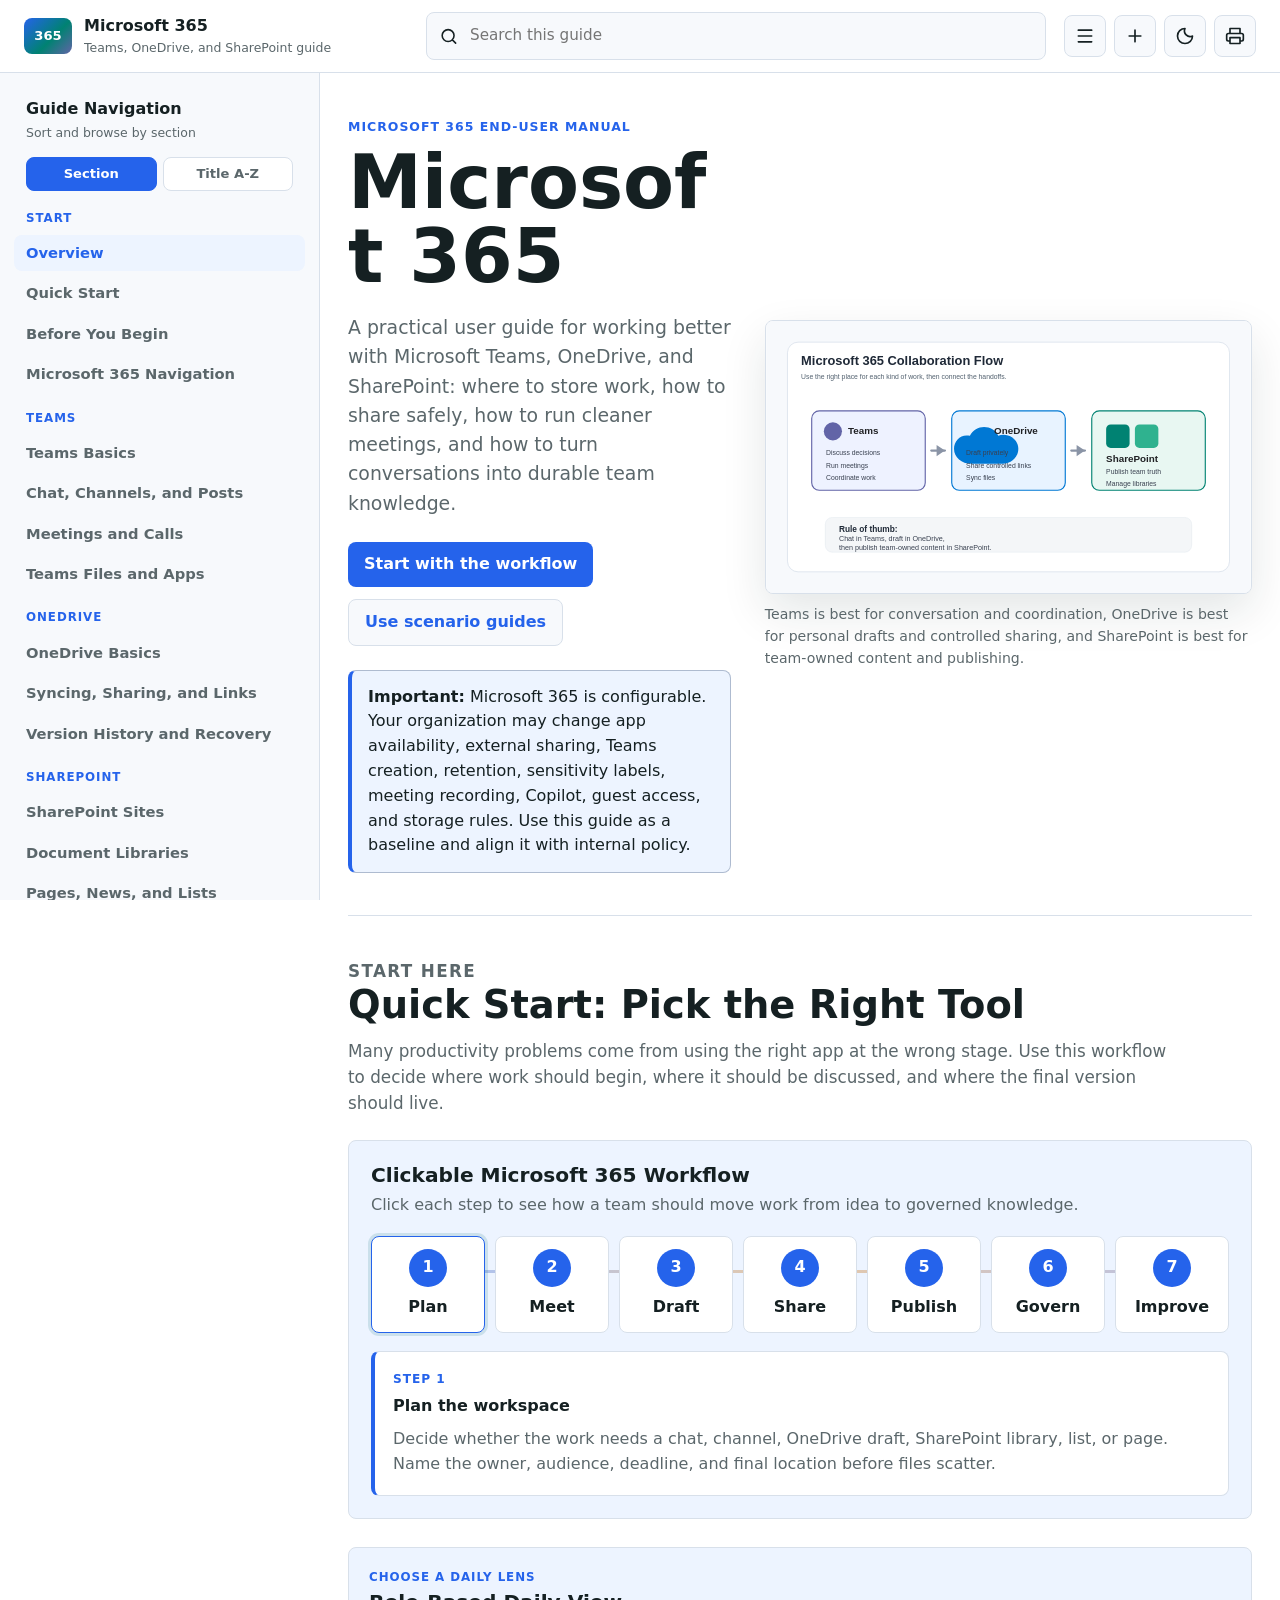
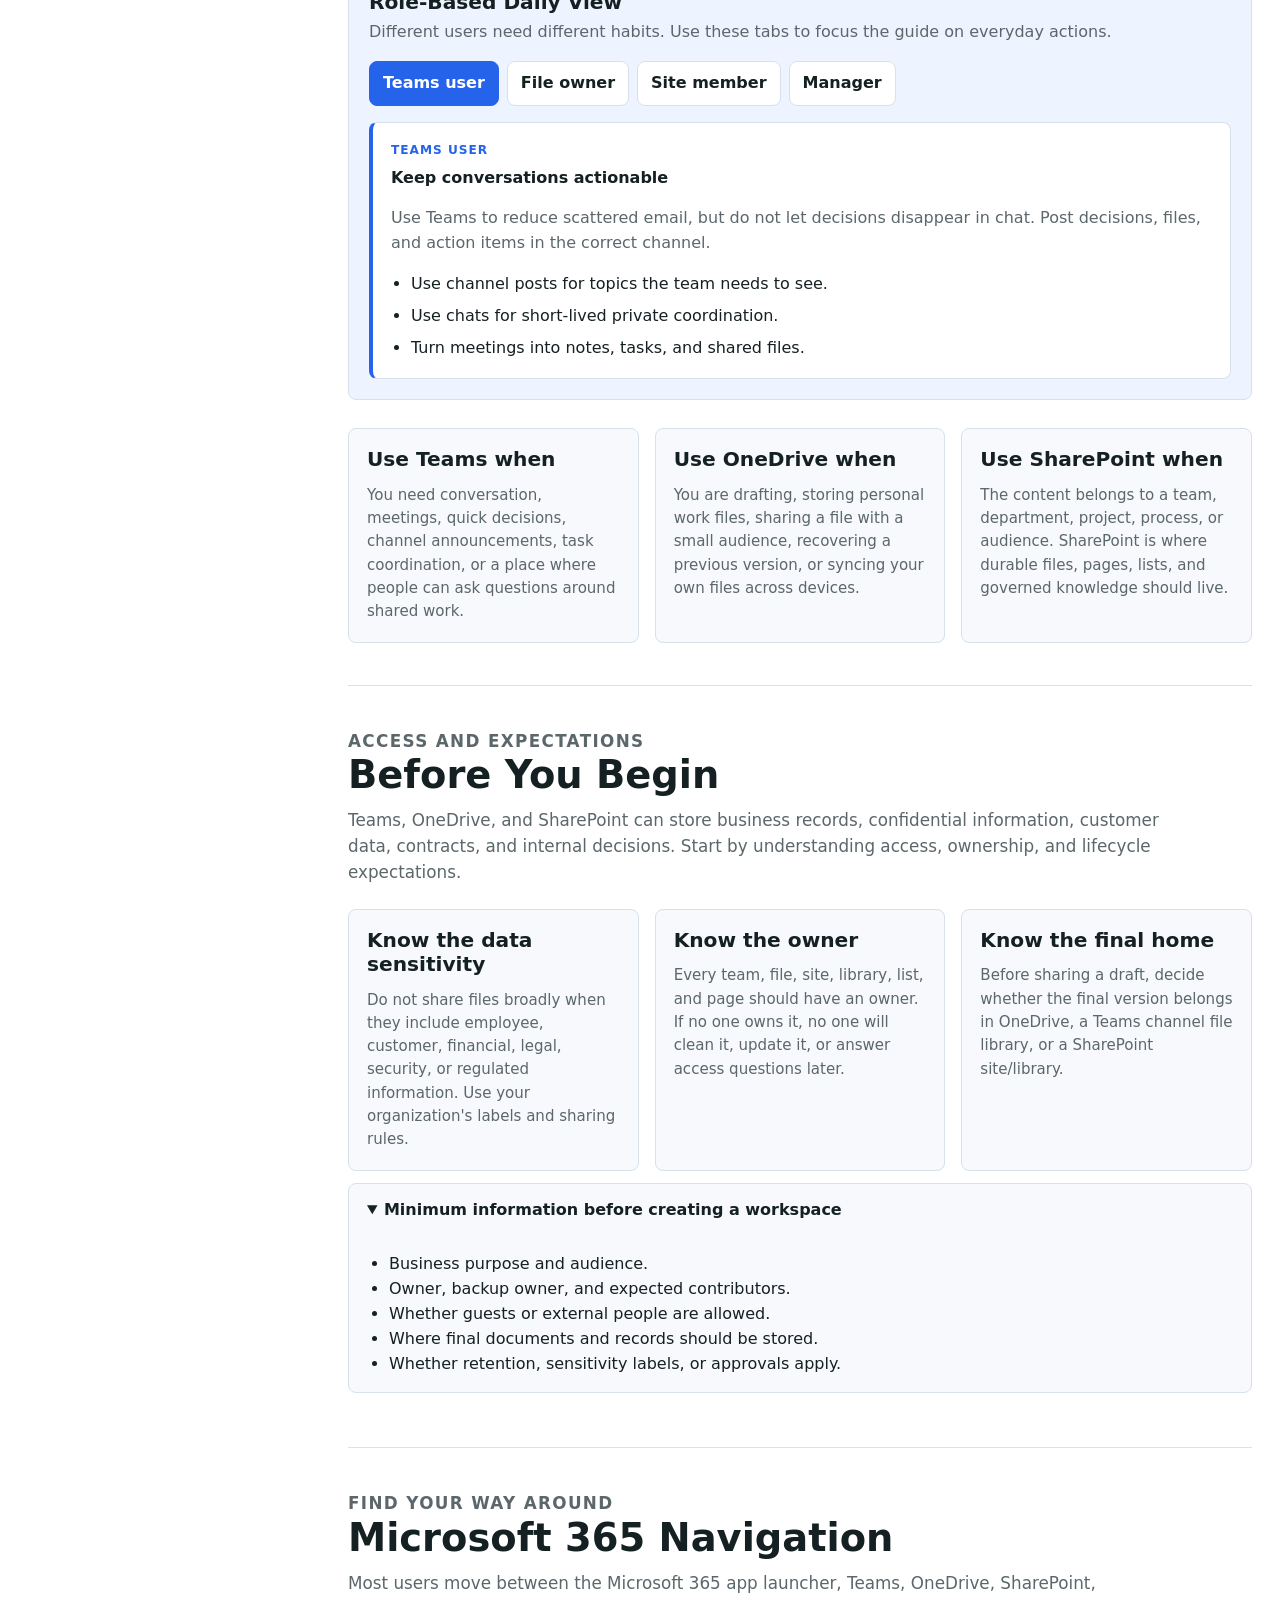
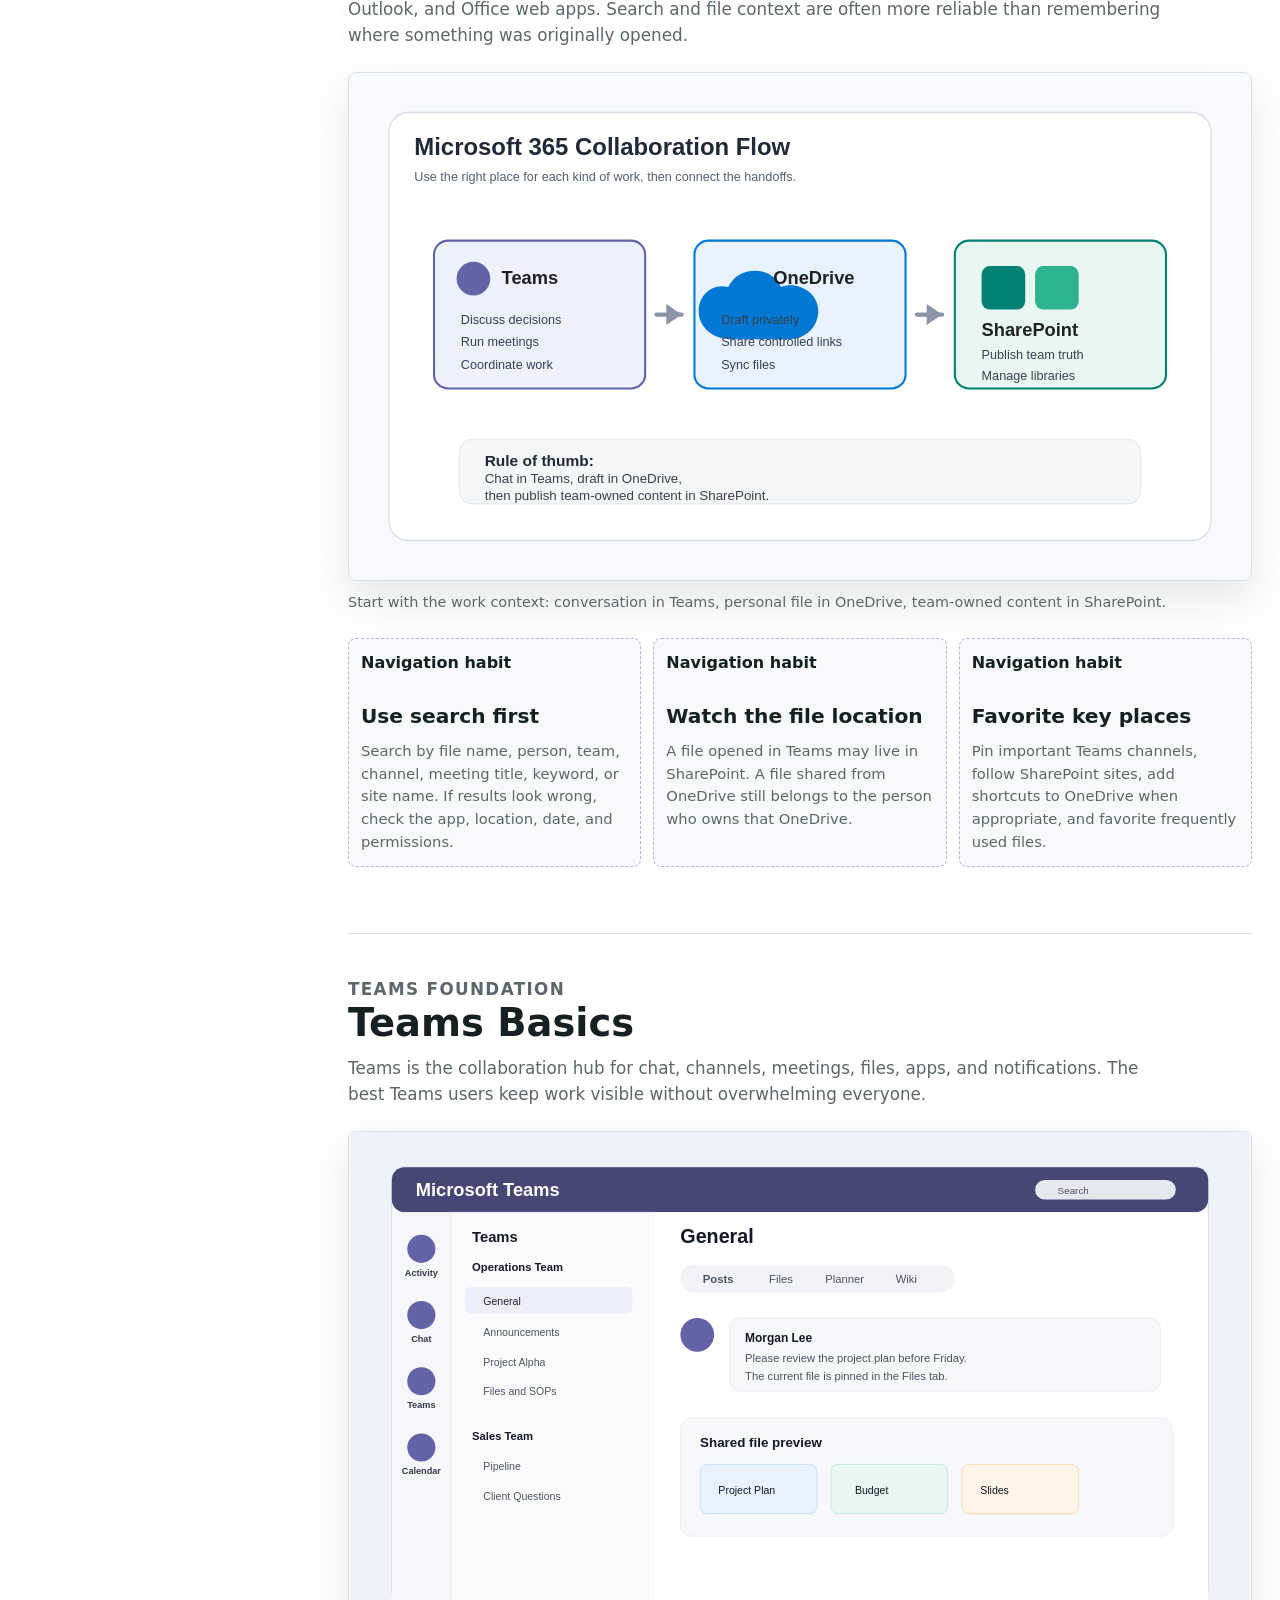
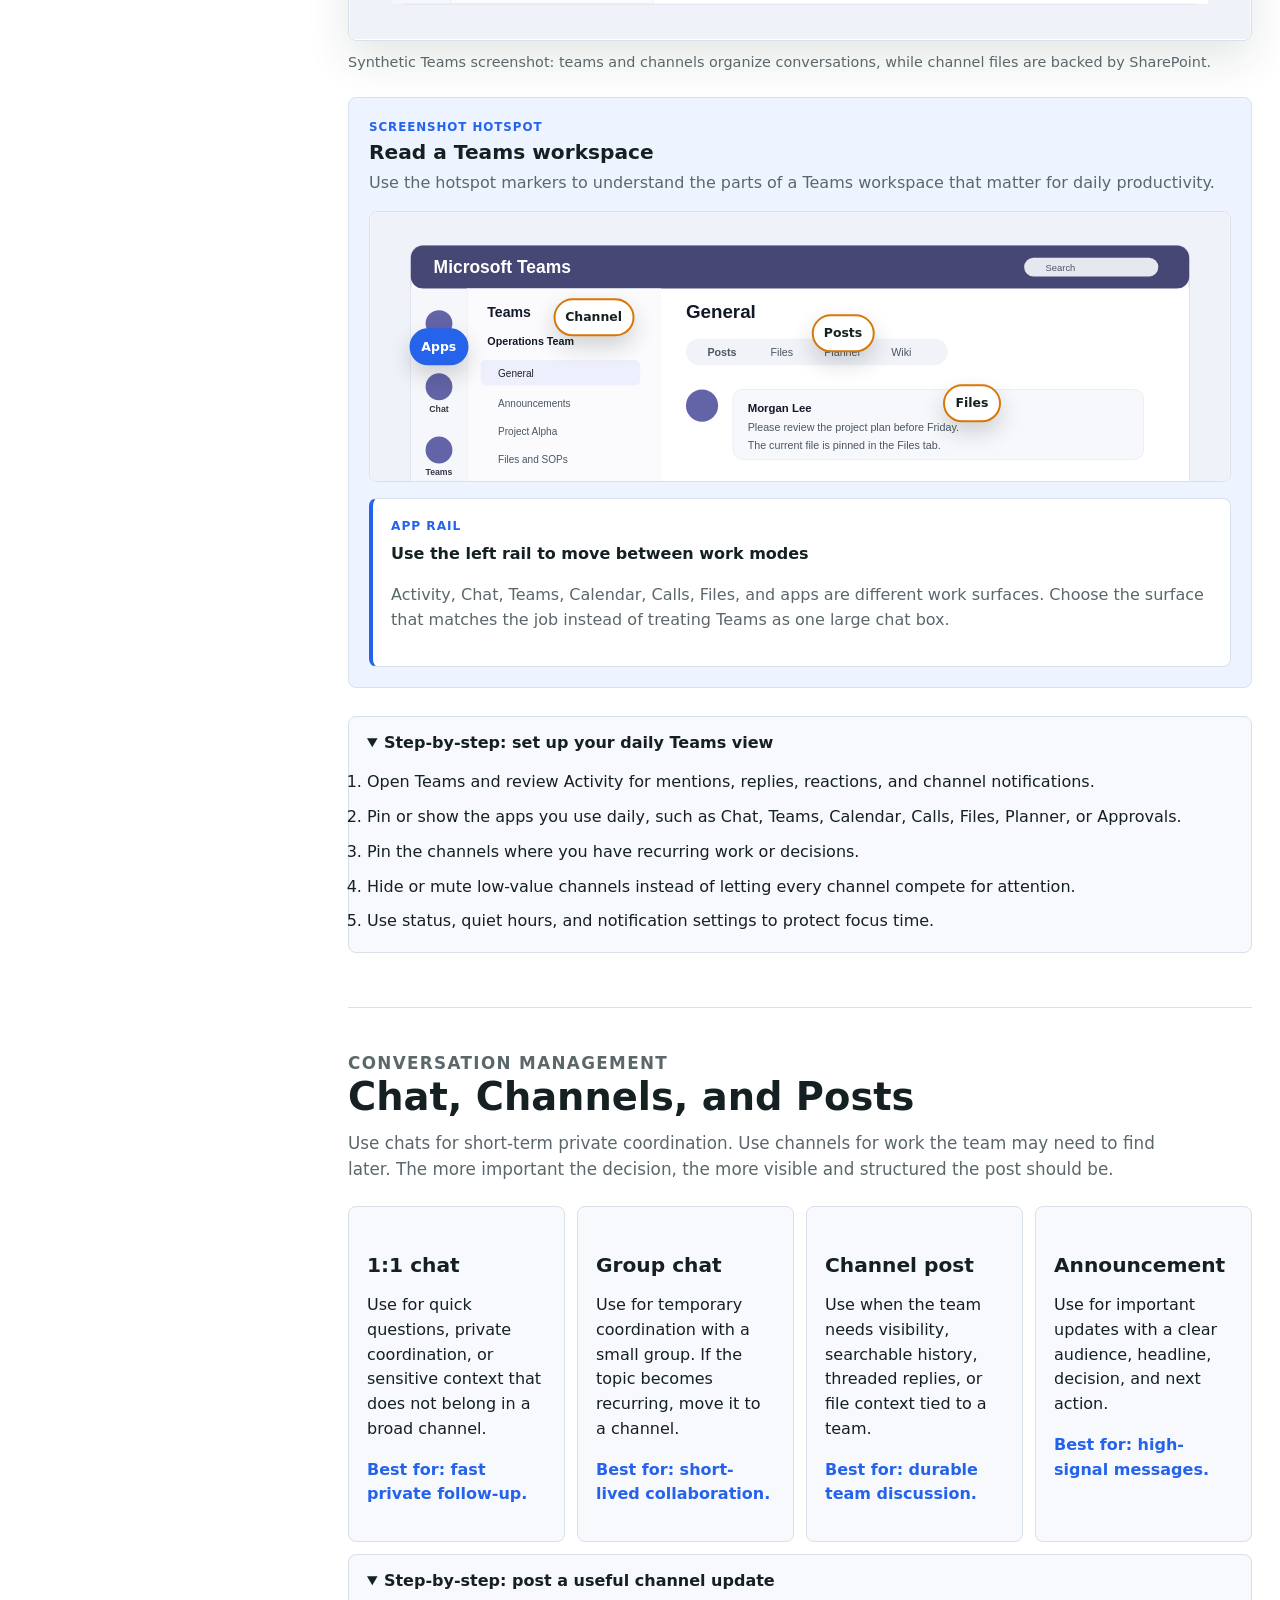
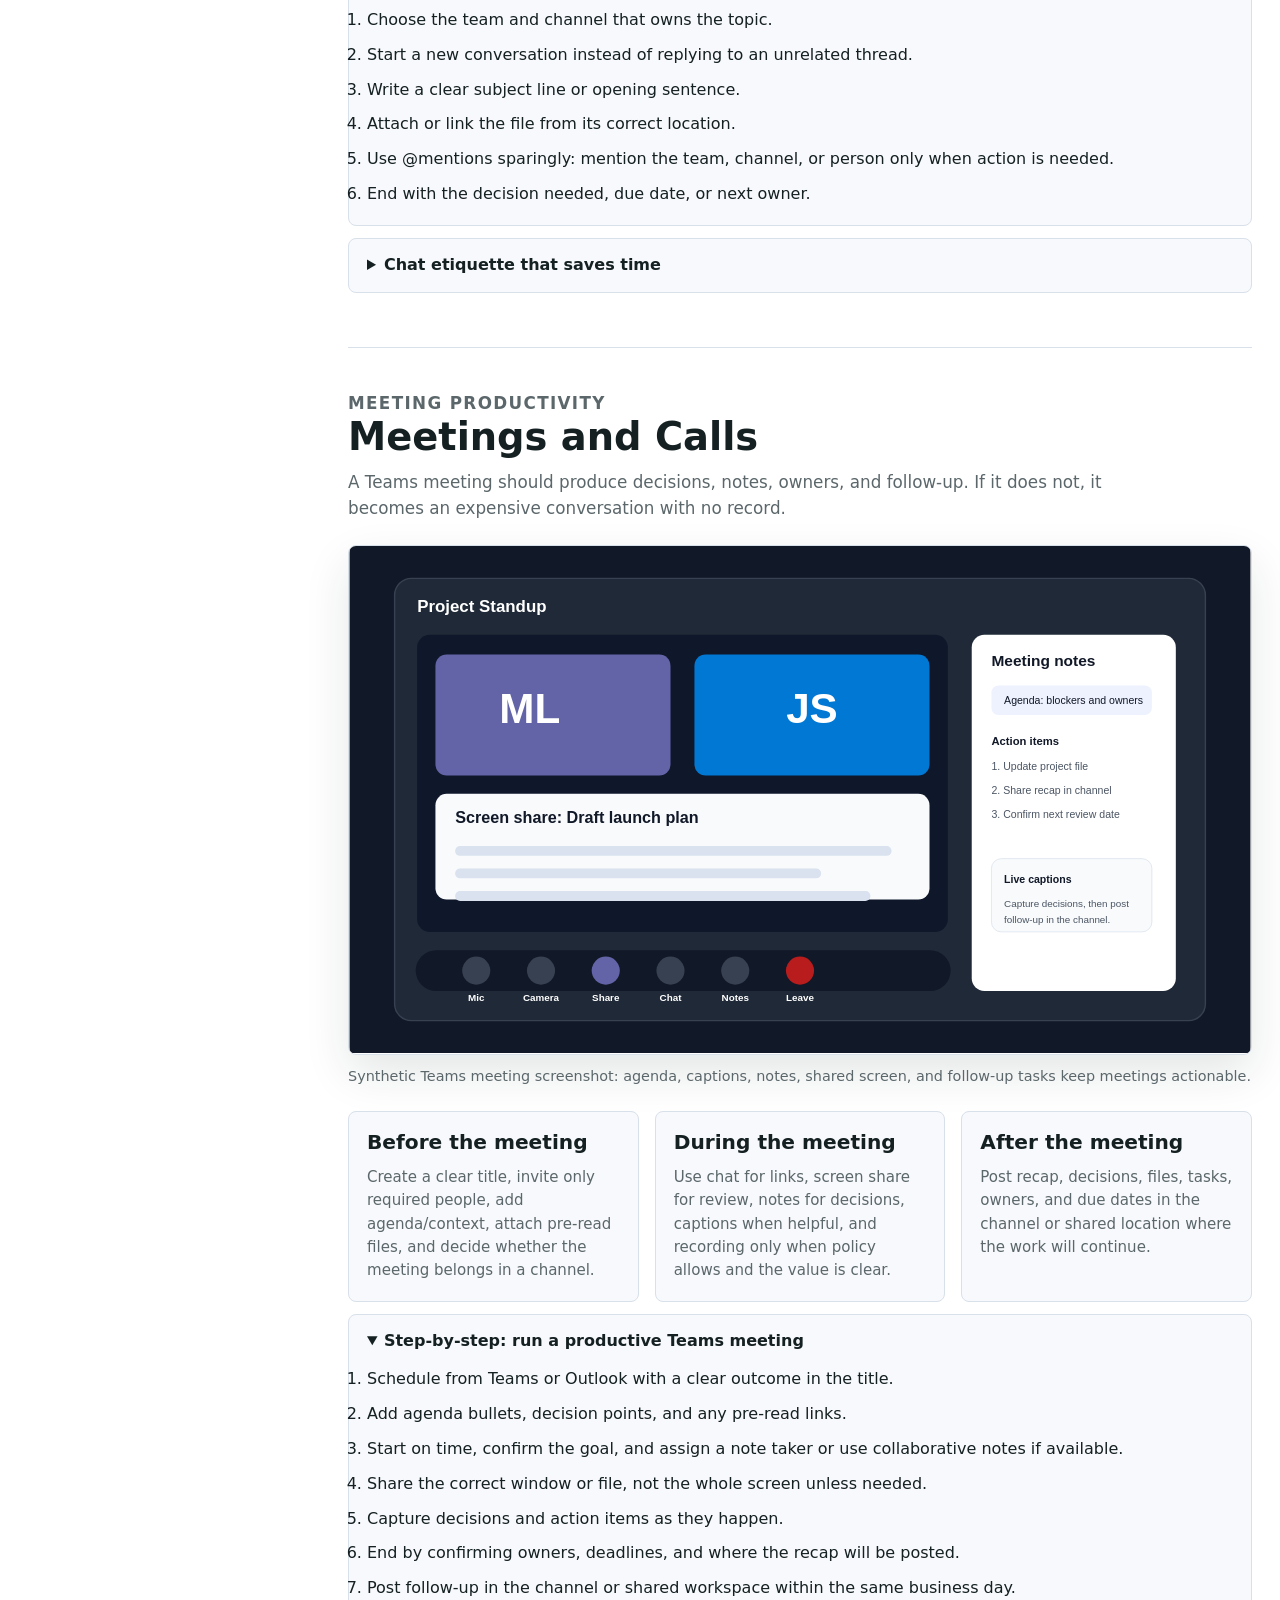
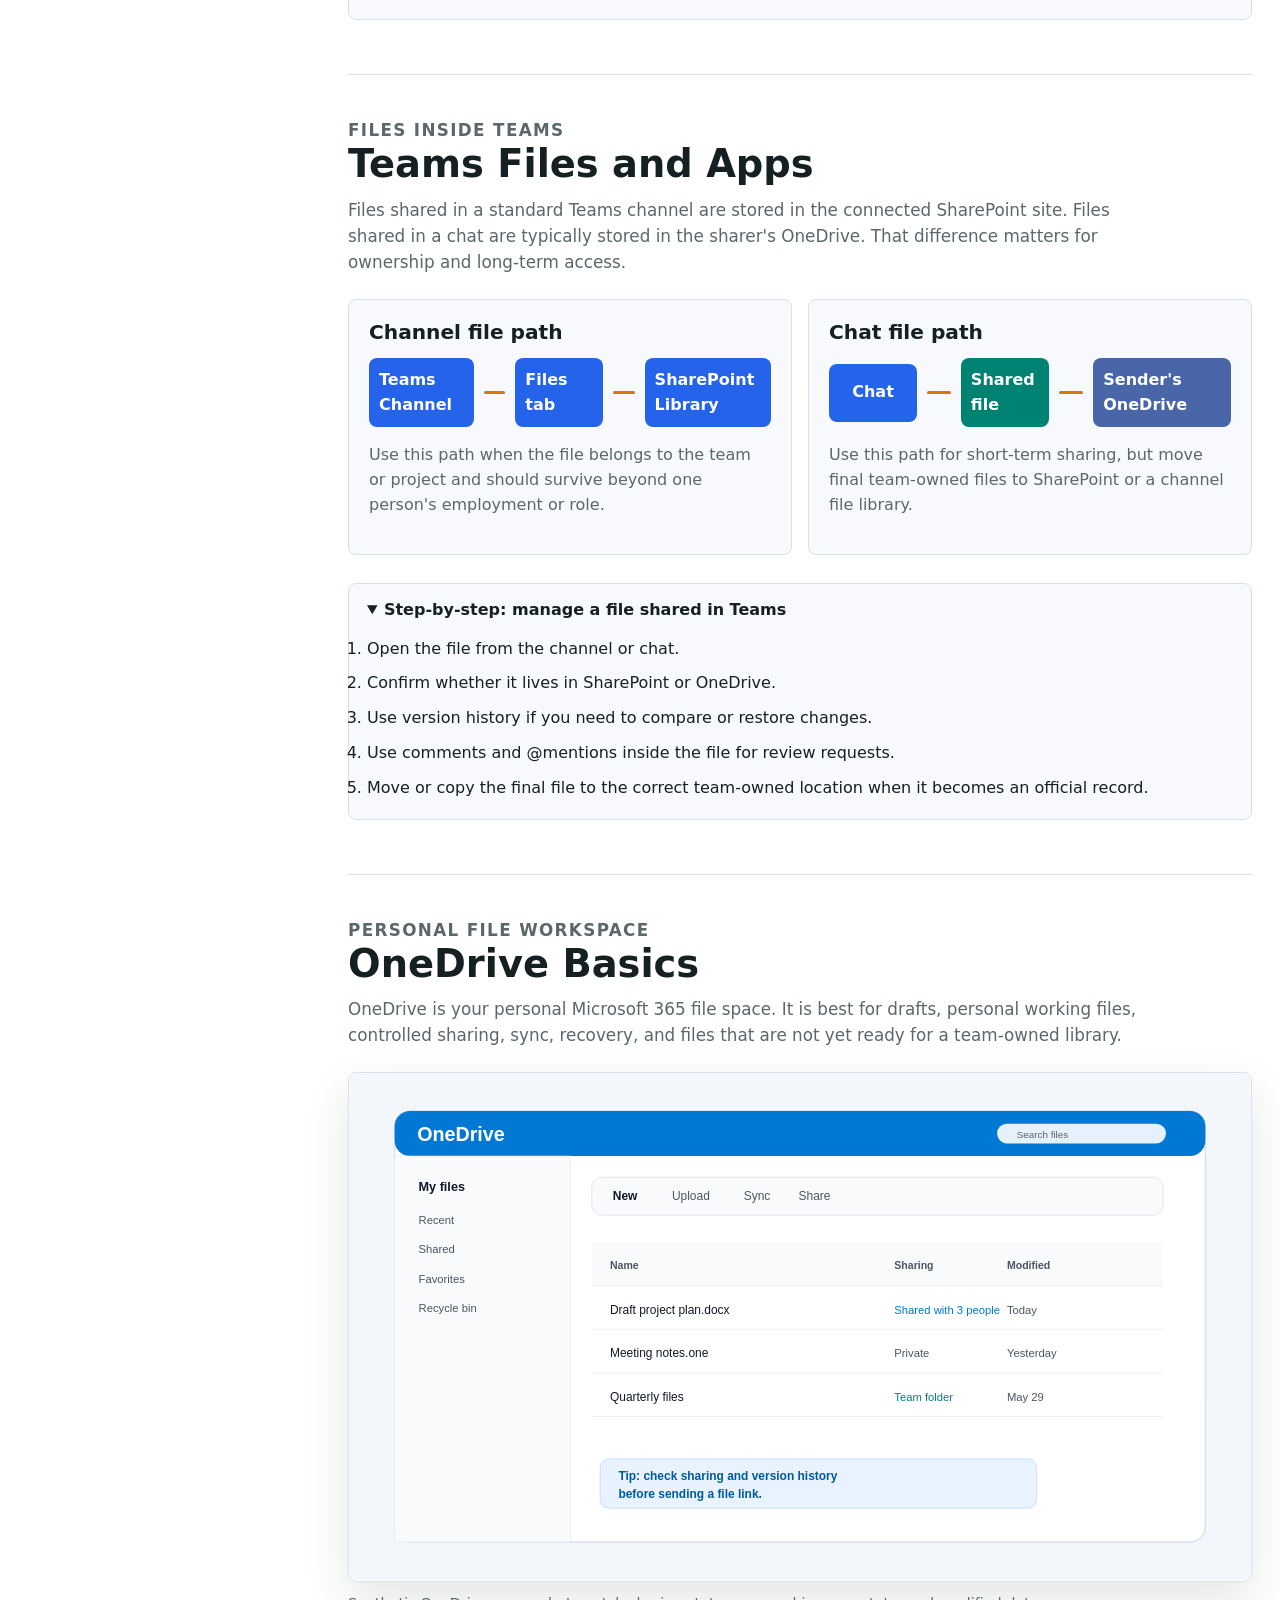
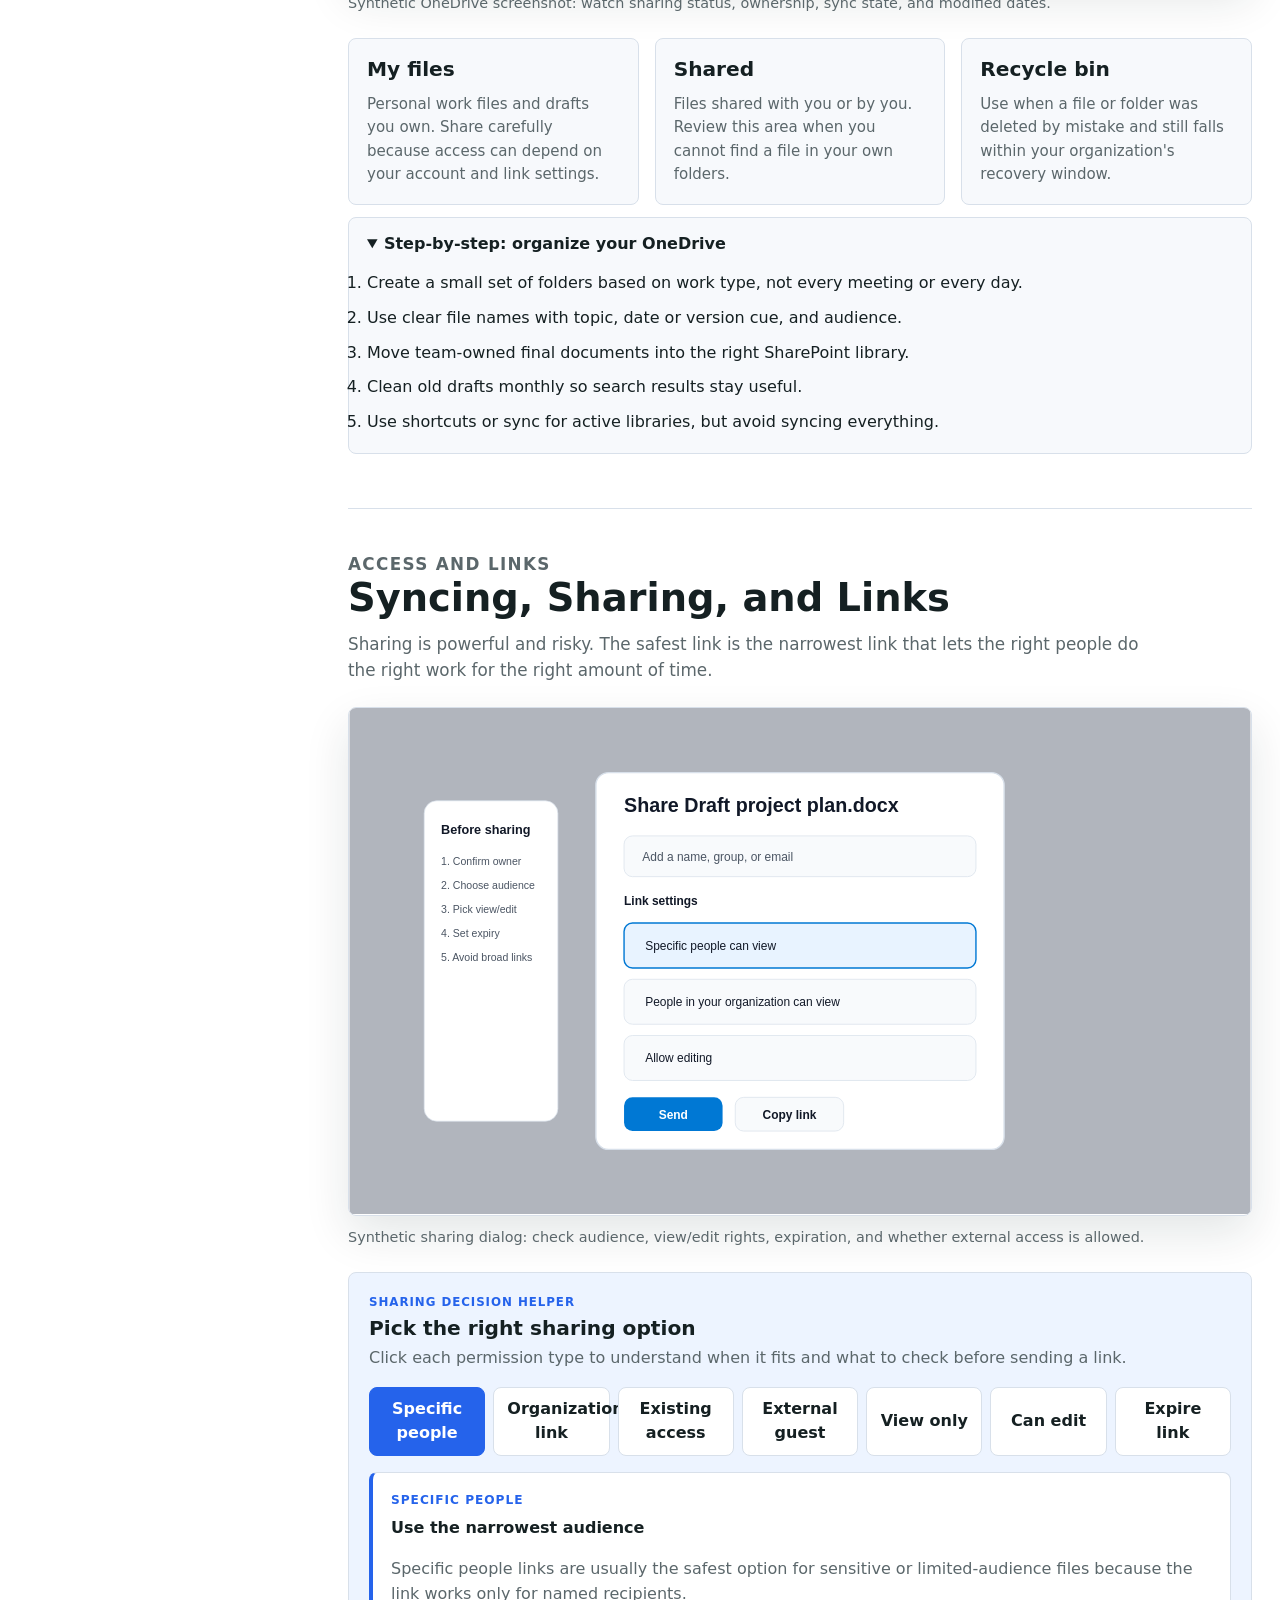
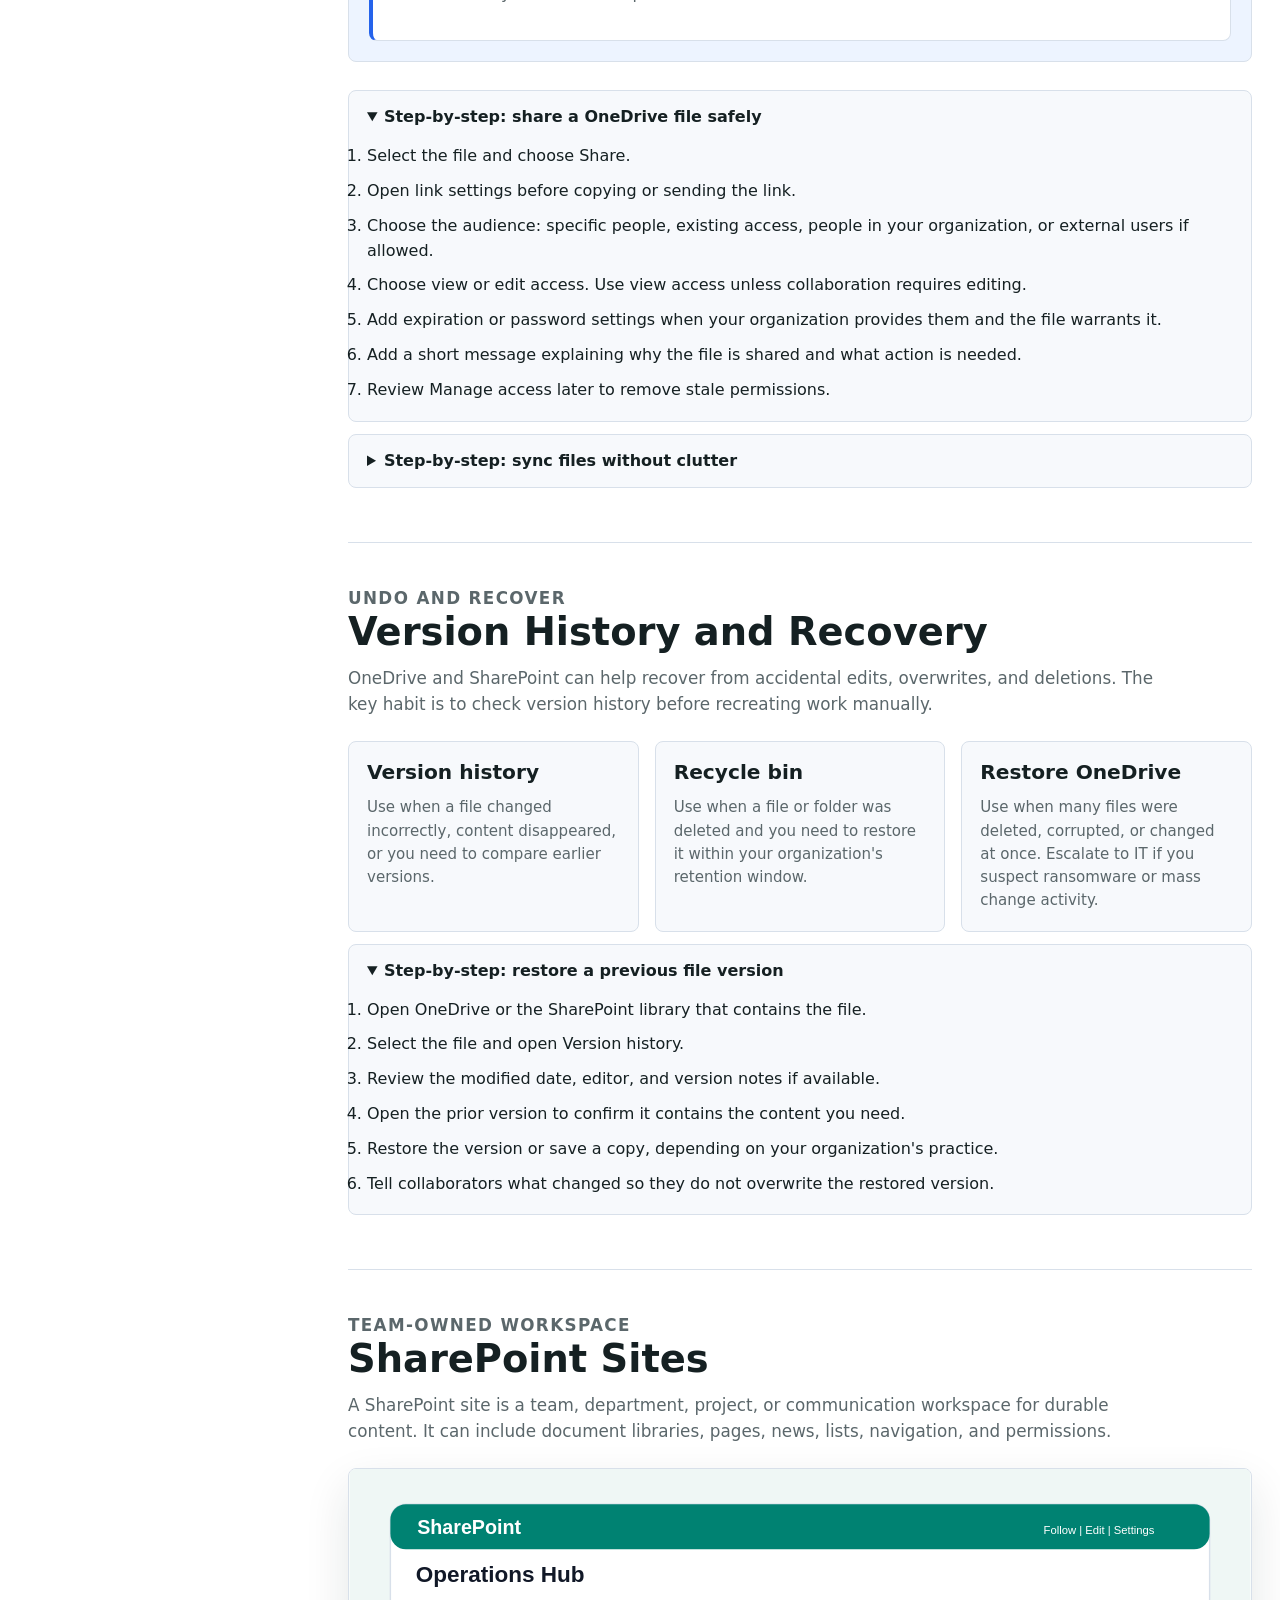
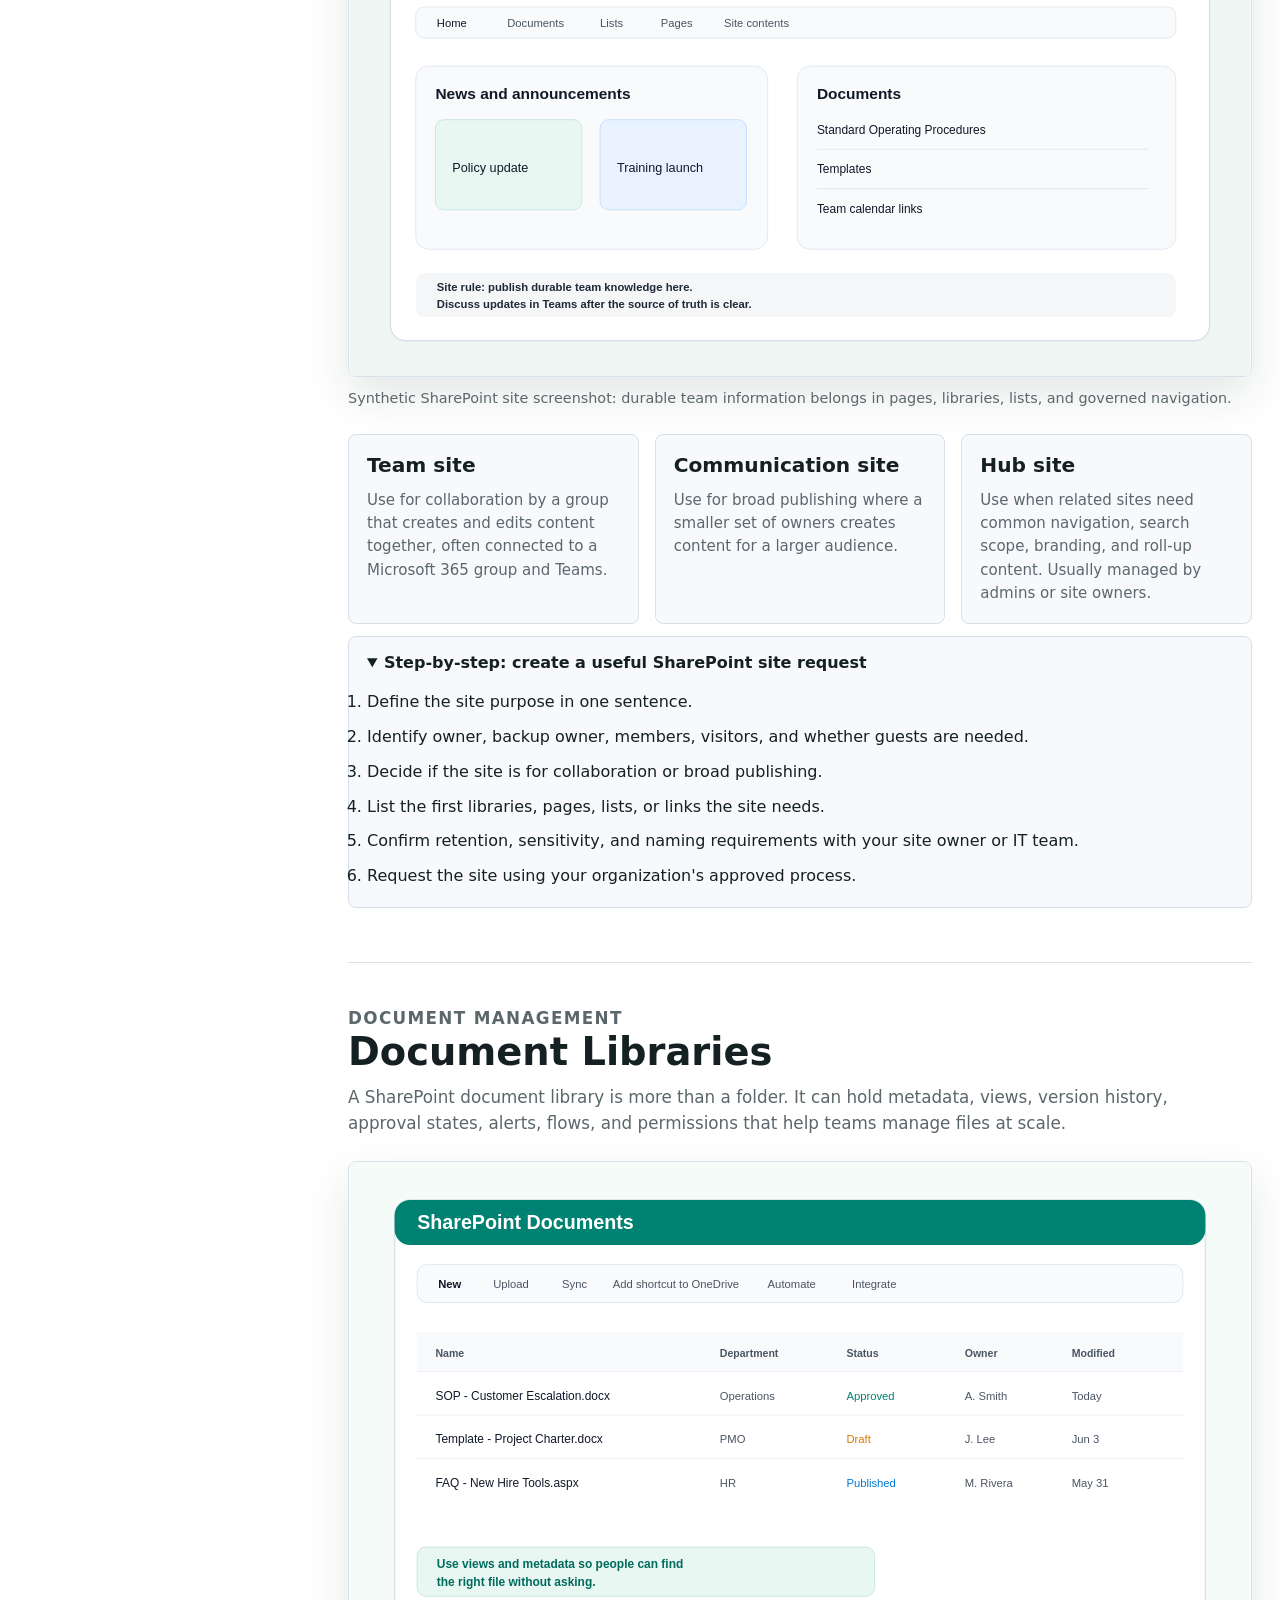
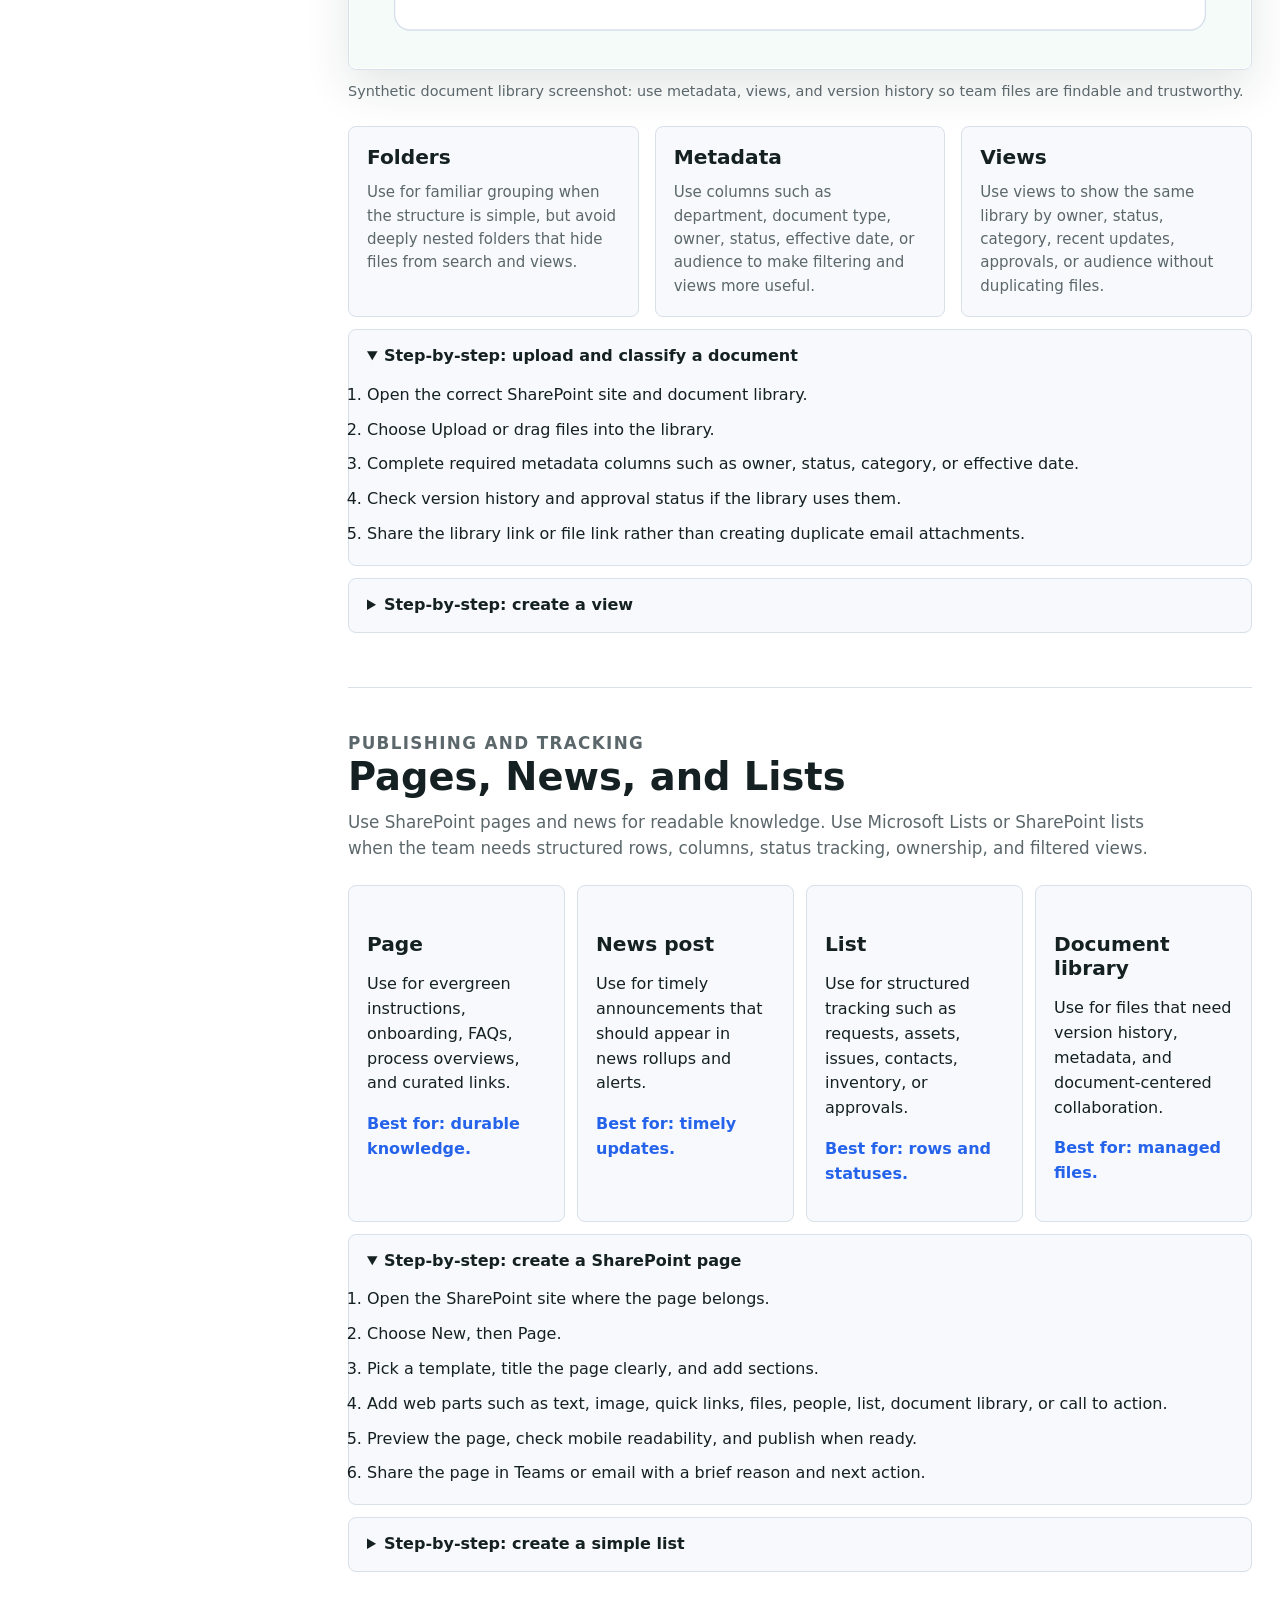
<file: index.html>
<!doctype html>
<html lang="en">
<head>
  <meta charset="utf-8">
  <meta name="viewport" content="width=device-width, initial-scale=1">
  <meta name="description" content="A comprehensive HTML5 Microsoft 365 end-user guide for Teams, OneDrive, and SharePoint with productivity workflows, screenshots, and step-by-step how-to guides.">
  <meta name="theme-color" content="#2563eb">
  <title>Microsoft 365 User Guide</title>
  <link rel="stylesheet" href="styles.css">
</head>
<body>
  <a class="skip-link" href="#main">Skip to content</a>

  <header class="topbar">
    <div class="brand">
      <span class="brand-mark" aria-hidden="true">365</span>
      <div>
        <span class="brand-title">Microsoft 365</span>
        <span class="brand-subtitle">Teams, OneDrive, and SharePoint guide</span>
      </div>
    </div>
    <div class="search-shell">
      <label class="search" for="guideSearch">
        <svg aria-hidden="true" viewBox="0 0 24 24"><path d="m21 21-4.4-4.4m2.4-5.1a7.5 7.5 0 1 1-15 0 7.5 7.5 0 0 1 15 0Z"/></svg>
        <input id="guideSearch" type="search" placeholder="Search this guide" autocomplete="off" aria-controls="searchResults" aria-expanded="false">
      </label>
      <div id="searchResults" class="search-results" role="region" aria-label="Search results" aria-live="polite" hidden></div>
    </div>
    <div class="toolbar" aria-label="Guide tools">
      <button id="navToggle" class="tool-button nav-toggle" type="button" aria-controls="guideNav" aria-expanded="true" aria-label="Hide navigation">
        <svg aria-hidden="true" viewBox="0 0 24 24"><path d="M4 5h16M4 12h16M4 19h16"/></svg>
      </button>
      <button id="expandAll" class="tool-button" type="button" aria-label="Expand all details">
        <svg aria-hidden="true" viewBox="0 0 24 24"><path d="M12 5v14M5 12h14"/></svg>
      </button>
      <button id="themeToggle" class="tool-button" type="button" aria-label="Toggle dark mode">
        <svg aria-hidden="true" viewBox="0 0 24 24"><path d="M12 3a6.8 6.8 0 0 0 9 9 9 9 0 1 1-9-9Z"/></svg>
      </button>
      <button id="printButton" class="tool-button" type="button" aria-label="Print guide">
        <svg aria-hidden="true" viewBox="0 0 24 24"><path d="M6 9V3h12v6M6 18H4a2 2 0 0 1-2-2v-5a2 2 0 0 1 2-2h16a2 2 0 0 1 2 2v5a2 2 0 0 1-2 2h-2M6 14h12v7H6z"/></svg>
      </button>
    </div>
  </header>

  <div class="layout">
    <aside id="guideNav" class="sidebar" aria-label="Guide navigation">
      <div class="nav-panel-header">
        <span>Guide Navigation</span>
        <small>Sort and browse by section</small>
      </div>
      <div class="nav-sort" role="group" aria-label="Sort navigation">
        <button class="active" type="button" data-nav-sort="section">Section</button>
        <button type="button" data-nav-sort="title">Title A-Z</button>
      </div>
      <nav id="guideNavList">
        <div class="nav-group" data-nav-group="Start">
          <h2>Start</h2>
          <a href="#overview" data-title="Overview" data-section="Start" title="Overview">Overview</a>
          <a href="#quick-start" data-title="Quick Start" data-section="Start" title="Quick Start">Quick Start</a>
          <a href="#before-you-begin" data-title="Before You Begin" data-section="Start" title="Before You Begin">Before You Begin</a>
          <a href="#navigation" data-title="Microsoft 365 Navigation" data-section="Start" title="Microsoft 365 Navigation">Microsoft 365 Navigation</a>
        </div>
        <div class="nav-group" data-nav-group="Teams">
          <h2>Teams</h2>
          <a href="#teams-basics" data-title="Teams Basics" data-section="Teams" title="Teams Basics">Teams Basics</a>
          <a href="#chat-channels" data-title="Chat, Channels, and Posts" data-section="Teams" title="Chat, Channels, and Posts">Chat, Channels, and Posts</a>
          <a href="#meetings" data-title="Meetings and Calls" data-section="Teams" title="Meetings and Calls">Meetings and Calls</a>
          <a href="#teams-files" data-title="Teams Files and Apps" data-section="Teams" title="Teams Files and Apps">Teams Files and Apps</a>
        </div>
        <div class="nav-group" data-nav-group="OneDrive">
          <h2>OneDrive</h2>
          <a href="#onedrive-basics" data-title="OneDrive Basics" data-section="OneDrive" title="OneDrive Basics">OneDrive Basics</a>
          <a href="#sync-share" data-title="Syncing, Sharing, and Links" data-section="OneDrive" title="Syncing, Sharing, and Links">Syncing, Sharing, and Links</a>
          <a href="#version-recovery" data-title="Version History and Recovery" data-section="OneDrive" title="Version History and Recovery">Version History and Recovery</a>
        </div>
        <div class="nav-group" data-nav-group="SharePoint">
          <h2>SharePoint</h2>
          <a href="#sharepoint-sites" data-title="SharePoint Sites" data-section="SharePoint" title="SharePoint Sites">SharePoint Sites</a>
          <a href="#libraries" data-title="Document Libraries" data-section="SharePoint" title="Document Libraries">Document Libraries</a>
          <a href="#pages-lists" data-title="Pages, News, and Lists" data-section="SharePoint" title="Pages, News, and Lists">Pages, News, and Lists</a>
          <a href="#permissions" data-title="Permissions and Sharing" data-section="SharePoint" title="Permissions and Sharing">Permissions and Sharing</a>
        </div>
        <div class="nav-group" data-nav-group="Productivity">
          <h2>Productivity</h2>
          <a href="#productivity-workflows" data-title="Productivity Workflows" data-section="Productivity" title="Productivity Workflows">Productivity Workflows</a>
          <a href="#scenario-guides" data-title="Scenario-Based Guides" data-section="Productivity" title="Scenario-Based Guides">Scenario-Based Guides</a>
          <a href="#governance" data-title="Governance and Good Practice" data-section="Productivity" title="Governance and Good Practice">Governance and Good Practice</a>
          <a href="#troubleshooting" data-title="Troubleshooting" data-section="Productivity" title="Troubleshooting">Troubleshooting</a>
          <a href="#glossary" data-title="Glossary" data-section="Productivity" title="Glossary">Glossary</a>
        </div>
      </nav>
    </aside>

    <main id="main" class="content">
      <section id="overview" class="hero guide-section">
        <div class="hero-copy">
          <p class="section-label">Microsoft 365 end-user manual</p>
          <h1>Microsoft 365</h1>
          <p class="lead">A practical user guide for working better with Microsoft Teams, OneDrive, and SharePoint: where to store work, how to share safely, how to run cleaner meetings, and how to turn conversations into durable team knowledge.</p>
          <div class="hero-actions">
            <a class="primary-action" href="#quick-start">Start with the workflow</a>
            <a class="secondary-action" href="#scenario-guides">Use scenario guides</a>
          </div>
          <div class="notice">
            <strong>Important:</strong> Microsoft 365 is configurable. Your organization may change app availability, external sharing, Teams creation, retention, sensitivity labels, meeting recording, Copilot, guest access, and storage rules. Use this guide as a baseline and align it with internal policy.
          </div>
        </div>
        <figure class="hero-media">
          <img src="assets/m365-collaboration-map.svg" alt="Synthetic Microsoft 365 collaboration map showing Teams, OneDrive, and SharePoint">
          <figcaption>Teams is best for conversation and coordination, OneDrive is best for personal drafts and controlled sharing, and SharePoint is best for team-owned content and publishing.</figcaption>
        </figure>
      </section>

      <section id="quick-start" class="guide-section">
        <div class="section-heading">
          <p class="section-label">Start here</p>
          <h2>Quick Start: Pick the Right Tool</h2>
          <p>Many productivity problems come from using the right app at the wrong stage. Use this workflow to decide where work should begin, where it should be discussed, and where the final version should live.</p>
        </div>
        <div class="workflow-explorer" aria-labelledby="workflowExplorerTitle">
          <div>
            <h3 id="workflowExplorerTitle">Clickable Microsoft 365 Workflow</h3>
            <p>Click each step to see how a team should move work from idea to governed knowledge.</p>
          </div>
          <div class="workflow-map" aria-label="Interactive Microsoft 365 workflow">
            <button type="button" class="hotspot active" data-hotspot="plan"><span>1</span>Plan</button>
            <button type="button" class="hotspot" data-hotspot="meet"><span>2</span>Meet</button>
            <button type="button" class="hotspot" data-hotspot="draft"><span>3</span>Draft</button>
            <button type="button" class="hotspot" data-hotspot="share"><span>4</span>Share</button>
            <button type="button" class="hotspot" data-hotspot="publish"><span>5</span>Publish</button>
            <button type="button" class="hotspot" data-hotspot="govern"><span>6</span>Govern</button>
            <button type="button" class="hotspot" data-hotspot="improve"><span>7</span>Improve</button>
          </div>
          <article class="workflow-detail" aria-live="polite">
            <span id="workflowStepNumber">Step 1</span>
            <h4 id="workflowStepTitle">Plan the workspace</h4>
            <p id="workflowStepText">Decide whether the work needs a chat, channel, OneDrive draft, SharePoint library, list, or page. Name the owner, audience, deadline, and final location before files scatter.</p>
          </article>
        </div>
        <div class="role-tabs interactive-panel" aria-labelledby="roleTabsTitle">
          <div class="interactive-copy">
            <p class="mini-label">Choose a daily lens</p>
            <h3 id="roleTabsTitle">Role-Based Daily View</h3>
            <p>Different users need different habits. Use these tabs to focus the guide on everyday actions.</p>
          </div>
          <div class="tab-buttons" role="tablist" aria-label="Role views">
            <button class="active" type="button" data-role-tab="teams">Teams user</button>
            <button type="button" data-role-tab="onedrive">File owner</button>
            <button type="button" data-role-tab="sharepoint">Site member</button>
            <button type="button" data-role-tab="manager">Manager</button>
          </div>
          <article class="role-panel" aria-live="polite">
            <span id="rolePanelEyebrow">Teams user</span>
            <h4 id="rolePanelTitle">Keep conversations actionable</h4>
            <p id="rolePanelText">Use Teams to reduce scattered email, but do not let decisions disappear in chat. Post decisions, files, and action items in the correct channel.</p>
            <ul id="rolePanelList">
              <li>Use channel posts for topics the team needs to see.</li>
              <li>Use chats for short-lived private coordination.</li>
              <li>Turn meetings into notes, tasks, and shared files.</li>
            </ul>
          </article>
        </div>
        <div class="quick-grid">
          <article>
            <h3>Use Teams when</h3>
            <p>You need conversation, meetings, quick decisions, channel announcements, task coordination, or a place where people can ask questions around shared work.</p>
          </article>
          <article>
            <h3>Use OneDrive when</h3>
            <p>You are drafting, storing personal work files, sharing a file with a small audience, recovering a previous version, or syncing your own files across devices.</p>
          </article>
          <article>
            <h3>Use SharePoint when</h3>
            <p>The content belongs to a team, department, project, process, or audience. SharePoint is where durable files, pages, lists, and governed knowledge should live.</p>
          </article>
        </div>
      </section>

      <section id="before-you-begin" class="guide-section">
        <div class="section-heading">
          <p class="section-label">Access and expectations</p>
          <h2>Before You Begin</h2>
          <p>Teams, OneDrive, and SharePoint can store business records, confidential information, customer data, contracts, and internal decisions. Start by understanding access, ownership, and lifecycle expectations.</p>
        </div>
        <div class="callout-grid">
          <article class="callout">
            <h3>Know the data sensitivity</h3>
            <p>Do not share files broadly when they include employee, customer, financial, legal, security, or regulated information. Use your organization's labels and sharing rules.</p>
          </article>
          <article class="callout">
            <h3>Know the owner</h3>
            <p>Every team, file, site, library, list, and page should have an owner. If no one owns it, no one will clean it, update it, or answer access questions later.</p>
          </article>
          <article class="callout">
            <h3>Know the final home</h3>
            <p>Before sharing a draft, decide whether the final version belongs in OneDrive, a Teams channel file library, or a SharePoint site/library.</p>
          </article>
        </div>
        <details open>
          <summary>Minimum information before creating a workspace</summary>
          <ul>
            <li>Business purpose and audience.</li>
            <li>Owner, backup owner, and expected contributors.</li>
            <li>Whether guests or external people are allowed.</li>
            <li>Where final documents and records should be stored.</li>
            <li>Whether retention, sensitivity labels, or approvals apply.</li>
          </ul>
        </details>
      </section>

      <section id="navigation" class="guide-section">
        <div class="section-heading">
          <p class="section-label">Find your way around</p>
          <h2>Microsoft 365 Navigation</h2>
          <p>Most users move between the Microsoft 365 app launcher, Teams, OneDrive, SharePoint, Outlook, and Office web apps. Search and file context are often more reliable than remembering where something was originally opened.</p>
        </div>
        <figure class="section-art screenshot-figure">
          <img src="assets/m365-collaboration-map.svg" alt="Synthetic screenshot showing how Microsoft 365 apps connect">
          <figcaption>Start with the work context: conversation in Teams, personal file in OneDrive, team-owned content in SharePoint.</figcaption>
        </figure>
        <div class="screenshot-slots">
          <article class="screenshot-card">
            <strong>Navigation habit</strong>
            <h3>Use search first</h3>
            <p>Search by file name, person, team, channel, meeting title, keyword, or site name. If results look wrong, check the app, location, date, and permissions.</p>
          </article>
          <article class="screenshot-card">
            <strong>Navigation habit</strong>
            <h3>Watch the file location</h3>
            <p>A file opened in Teams may live in SharePoint. A file shared from OneDrive still belongs to the person who owns that OneDrive.</p>
          </article>
          <article class="screenshot-card">
            <strong>Navigation habit</strong>
            <h3>Favorite key places</h3>
            <p>Pin important Teams channels, follow SharePoint sites, add shortcuts to OneDrive when appropriate, and favorite frequently used files.</p>
          </article>
        </div>
      </section>

      <section id="teams-basics" class="guide-section">
        <div class="section-heading">
          <p class="section-label">Teams foundation</p>
          <h2>Teams Basics</h2>
          <p>Teams is the collaboration hub for chat, channels, meetings, files, apps, and notifications. The best Teams users keep work visible without overwhelming everyone.</p>
        </div>
        <figure class="section-art screenshot-figure">
          <img src="assets/teams-hub.svg" alt="Synthetic screenshot of Microsoft Teams with navigation, channels, posts, and files">
          <figcaption>Synthetic Teams screenshot: teams and channels organize conversations, while channel files are backed by SharePoint.</figcaption>
        </figure>
        <div class="image-hotspot interactive-panel" aria-labelledby="searchHotspotTitle">
          <div class="interactive-copy">
            <p class="mini-label">Screenshot hotspot</p>
            <h3 id="searchHotspotTitle">Read a Teams workspace</h3>
            <p>Use the hotspot markers to understand the parts of a Teams workspace that matter for daily productivity.</p>
          </div>
          <div class="hotspot-image">
            <img src="assets/teams-hub.svg" alt="Synthetic Teams screenshot with clickable training markers">
            <button class="pin active" type="button" data-image-hotspot="rail" style="--x: 8%; --y: 50%;">Apps</button>
            <button class="pin" type="button" data-image-hotspot="channel" style="--x: 26%; --y: 39%;">Channel</button>
            <button class="pin" type="button" data-image-hotspot="posts" style="--x: 55%; --y: 45%;">Posts</button>
            <button class="pin" type="button" data-image-hotspot="files" style="--x: 70%; --y: 71%;">Files</button>
          </div>
          <article class="image-hotspot-detail" aria-live="polite">
            <span id="hotspotEyebrow">App rail</span>
            <h4 id="hotspotTitle">Use the left rail to move between work modes</h4>
            <p id="hotspotText">Activity, Chat, Teams, Calendar, Calls, Files, and apps are different work surfaces. Choose the surface that matches the job instead of treating Teams as one large chat box.</p>
          </article>
        </div>
        <details open>
          <summary>Step-by-step: set up your daily Teams view</summary>
          <ol class="steps">
            <li>Open Teams and review Activity for mentions, replies, reactions, and channel notifications.</li>
            <li>Pin or show the apps you use daily, such as Chat, Teams, Calendar, Calls, Files, Planner, or Approvals.</li>
            <li>Pin the channels where you have recurring work or decisions.</li>
            <li>Hide or mute low-value channels instead of letting every channel compete for attention.</li>
            <li>Use status, quiet hours, and notification settings to protect focus time.</li>
          </ol>
        </details>
      </section>

      <section id="chat-channels" class="guide-section">
        <div class="section-heading">
          <p class="section-label">Conversation management</p>
          <h2>Chat, Channels, and Posts</h2>
          <p>Use chats for short-term private coordination. Use channels for work the team may need to find later. The more important the decision, the more visible and structured the post should be.</p>
        </div>
        <div class="decision-grid">
          <article>
            <h3>1:1 chat</h3>
            <p>Use for quick questions, private coordination, or sensitive context that does not belong in a broad channel.</p>
            <p class="best-for">Best for: fast private follow-up.</p>
          </article>
          <article>
            <h3>Group chat</h3>
            <p>Use for temporary coordination with a small group. If the topic becomes recurring, move it to a channel.</p>
            <p class="best-for">Best for: short-lived collaboration.</p>
          </article>
          <article>
            <h3>Channel post</h3>
            <p>Use when the team needs visibility, searchable history, threaded replies, or file context tied to a team.</p>
            <p class="best-for">Best for: durable team discussion.</p>
          </article>
          <article>
            <h3>Announcement</h3>
            <p>Use for important updates with a clear audience, headline, decision, and next action.</p>
            <p class="best-for">Best for: high-signal messages.</p>
          </article>
        </div>
        <details open>
          <summary>Step-by-step: post a useful channel update</summary>
          <ol class="steps">
            <li>Choose the team and channel that owns the topic.</li>
            <li>Start a new conversation instead of replying to an unrelated thread.</li>
            <li>Write a clear subject line or opening sentence.</li>
            <li>Attach or link the file from its correct location.</li>
            <li>Use @mentions sparingly: mention the team, channel, or person only when action is needed.</li>
            <li>End with the decision needed, due date, or next owner.</li>
          </ol>
        </details>
        <details>
          <summary>Chat etiquette that saves time</summary>
          <ul>
            <li>Do not send a vague "Hi" and wait. Ask the question with enough context.</li>
            <li>Use reactions for acknowledgement instead of creating extra messages.</li>
            <li>Move long or complex topics to a meeting, channel post, Loop component, Planner task, or shared document.</li>
            <li>Do not use chat as the only record for approvals, policy decisions, or final instructions.</li>
          </ul>
        </details>
      </section>

      <section id="meetings" class="guide-section">
        <div class="section-heading">
          <p class="section-label">Meeting productivity</p>
          <h2>Meetings and Calls</h2>
          <p>A Teams meeting should produce decisions, notes, owners, and follow-up. If it does not, it becomes an expensive conversation with no record.</p>
        </div>
        <figure class="section-art screenshot-figure">
          <img src="assets/teams-meeting.svg" alt="Synthetic Teams meeting screenshot with screen share, notes, and action items">
          <figcaption>Synthetic Teams meeting screenshot: agenda, captions, notes, shared screen, and follow-up tasks keep meetings actionable.</figcaption>
        </figure>
        <div class="quick-grid">
          <article>
            <h3>Before the meeting</h3>
            <p>Create a clear title, invite only required people, add agenda/context, attach pre-read files, and decide whether the meeting belongs in a channel.</p>
          </article>
          <article>
            <h3>During the meeting</h3>
            <p>Use chat for links, screen share for review, notes for decisions, captions when helpful, and recording only when policy allows and the value is clear.</p>
          </article>
          <article>
            <h3>After the meeting</h3>
            <p>Post recap, decisions, files, tasks, owners, and due dates in the channel or shared location where the work will continue.</p>
          </article>
        </div>
        <details open>
          <summary>Step-by-step: run a productive Teams meeting</summary>
          <ol class="steps">
            <li>Schedule from Teams or Outlook with a clear outcome in the title.</li>
            <li>Add agenda bullets, decision points, and any pre-read links.</li>
            <li>Start on time, confirm the goal, and assign a note taker or use collaborative notes if available.</li>
            <li>Share the correct window or file, not the whole screen unless needed.</li>
            <li>Capture decisions and action items as they happen.</li>
            <li>End by confirming owners, deadlines, and where the recap will be posted.</li>
            <li>Post follow-up in the channel or shared workspace within the same business day.</li>
          </ol>
        </details>
      </section>

      <section id="teams-files" class="guide-section">
        <div class="section-heading">
          <p class="section-label">Files inside Teams</p>
          <h2>Teams Files and Apps</h2>
          <p>Files shared in a standard Teams channel are stored in the connected SharePoint site. Files shared in a chat are typically stored in the sharer's OneDrive. That difference matters for ownership and long-term access.</p>
        </div>
        <div class="match-infographic">
          <article>
            <h3>Channel file path</h3>
            <div class="match-path">
              <span>Teams Channel</span><b></b><span>Files tab</span><b></b><span>SharePoint Library</span>
            </div>
            <p>Use this path when the file belongs to the team or project and should survive beyond one person's employment or role.</p>
          </article>
          <article>
            <h3>Chat file path</h3>
            <div class="match-path three-way">
              <span>Chat</span><b></b><span>Shared file</span><b></b><span>Sender's OneDrive</span>
            </div>
            <p>Use this path for short-term sharing, but move final team-owned files to SharePoint or a channel file library.</p>
          </article>
        </div>
        <details open>
          <summary>Step-by-step: manage a file shared in Teams</summary>
          <ol class="steps">
            <li>Open the file from the channel or chat.</li>
            <li>Confirm whether it lives in SharePoint or OneDrive.</li>
            <li>Use version history if you need to compare or restore changes.</li>
            <li>Use comments and @mentions inside the file for review requests.</li>
            <li>Move or copy the final file to the correct team-owned location when it becomes an official record.</li>
          </ol>
        </details>
      </section>

      <section id="onedrive-basics" class="guide-section">
        <div class="section-heading">
          <p class="section-label">Personal file workspace</p>
          <h2>OneDrive Basics</h2>
          <p>OneDrive is your personal Microsoft 365 file space. It is best for drafts, personal working files, controlled sharing, sync, recovery, and files that are not yet ready for a team-owned library.</p>
        </div>
        <figure class="section-art screenshot-figure">
          <img src="assets/onedrive-files.svg" alt="Synthetic OneDrive screenshot showing file list, sharing status, and sync controls">
          <figcaption>Synthetic OneDrive screenshot: watch sharing status, ownership, sync state, and modified dates.</figcaption>
        </figure>
        <div class="quick-grid">
          <article>
            <h3>My files</h3>
            <p>Personal work files and drafts you own. Share carefully because access can depend on your account and link settings.</p>
          </article>
          <article>
            <h3>Shared</h3>
            <p>Files shared with you or by you. Review this area when you cannot find a file in your own folders.</p>
          </article>
          <article>
            <h3>Recycle bin</h3>
            <p>Use when a file or folder was deleted by mistake and still falls within your organization's recovery window.</p>
          </article>
        </div>
        <details open>
          <summary>Step-by-step: organize your OneDrive</summary>
          <ol class="steps">
            <li>Create a small set of folders based on work type, not every meeting or every day.</li>
            <li>Use clear file names with topic, date or version cue, and audience.</li>
            <li>Move team-owned final documents into the right SharePoint library.</li>
            <li>Clean old drafts monthly so search results stay useful.</li>
            <li>Use shortcuts or sync for active libraries, but avoid syncing everything.</li>
          </ol>
        </details>
      </section>

      <section id="sync-share" class="guide-section">
        <div class="section-heading">
          <p class="section-label">Access and links</p>
          <h2>Syncing, Sharing, and Links</h2>
          <p>Sharing is powerful and risky. The safest link is the narrowest link that lets the right people do the right work for the right amount of time.</p>
        </div>
        <figure class="section-art screenshot-figure">
          <img src="assets/onedrive-sharing.svg" alt="Synthetic OneDrive sharing dialog showing link settings and permissions">
          <figcaption>Synthetic sharing dialog: check audience, view/edit rights, expiration, and whether external access is allowed.</figcaption>
        </figure>
        <div class="status-simulator interactive-panel" aria-labelledby="statusSimulatorTitle">
          <div class="interactive-copy">
            <p class="mini-label">Sharing decision helper</p>
            <h3 id="statusSimulatorTitle">Pick the right sharing option</h3>
            <p>Click each permission type to understand when it fits and what to check before sending a link.</p>
          </div>
          <div class="status-choice-grid">
            <button class="status-choice active" type="button" data-status-choice="specific">Specific people</button>
            <button class="status-choice" type="button" data-status-choice="org">Organization link</button>
            <button class="status-choice" type="button" data-status-choice="team">Existing access</button>
            <button class="status-choice" type="button" data-status-choice="external">External guest</button>
            <button class="status-choice" type="button" data-status-choice="view">View only</button>
            <button class="status-choice" type="button" data-status-choice="edit">Can edit</button>
            <button class="status-choice" type="button" data-status-choice="expire">Expire link</button>
          </div>
          <article class="status-detail" aria-live="polite">
            <span id="statusDetailEyebrow">Specific people</span>
            <h4 id="statusDetailTitle">Use the narrowest audience</h4>
            <p id="statusDetailText">Specific people links are usually the safest option for sensitive or limited-audience files because the link works only for named recipients.</p>
          </article>
        </div>
        <details open>
          <summary>Step-by-step: share a OneDrive file safely</summary>
          <ol class="steps">
            <li>Select the file and choose Share.</li>
            <li>Open link settings before copying or sending the link.</li>
            <li>Choose the audience: specific people, existing access, people in your organization, or external users if allowed.</li>
            <li>Choose view or edit access. Use view access unless collaboration requires editing.</li>
            <li>Add expiration or password settings when your organization provides them and the file warrants it.</li>
            <li>Add a short message explaining why the file is shared and what action is needed.</li>
            <li>Review Manage access later to remove stale permissions.</li>
          </ol>
        </details>
        <details>
          <summary>Step-by-step: sync files without clutter</summary>
          <ol class="steps">
            <li>Sync only active work libraries or folders you need in File Explorer.</li>
            <li>Use Files On-Demand if available so cloud files do not consume local storage until opened.</li>
            <li>Check sync status icons before traveling or working offline.</li>
            <li>Resolve sync conflicts immediately and avoid renaming or moving files while sync is still processing.</li>
            <li>Stop syncing old libraries when the work ends.</li>
          </ol>
        </details>
      </section>

      <section id="version-recovery" class="guide-section">
        <div class="section-heading">
          <p class="section-label">Undo and recover</p>
          <h2>Version History and Recovery</h2>
          <p>OneDrive and SharePoint can help recover from accidental edits, overwrites, and deletions. The key habit is to check version history before recreating work manually.</p>
        </div>
        <div class="quick-grid">
          <article>
            <h3>Version history</h3>
            <p>Use when a file changed incorrectly, content disappeared, or you need to compare earlier versions.</p>
          </article>
          <article>
            <h3>Recycle bin</h3>
            <p>Use when a file or folder was deleted and you need to restore it within your organization's retention window.</p>
          </article>
          <article>
            <h3>Restore OneDrive</h3>
            <p>Use when many files were deleted, corrupted, or changed at once. Escalate to IT if you suspect ransomware or mass change activity.</p>
          </article>
        </div>
        <details open>
          <summary>Step-by-step: restore a previous file version</summary>
          <ol class="steps">
            <li>Open OneDrive or the SharePoint library that contains the file.</li>
            <li>Select the file and open Version history.</li>
            <li>Review the modified date, editor, and version notes if available.</li>
            <li>Open the prior version to confirm it contains the content you need.</li>
            <li>Restore the version or save a copy, depending on your organization's practice.</li>
            <li>Tell collaborators what changed so they do not overwrite the restored version.</li>
          </ol>
        </details>
      </section>

      <section id="sharepoint-sites" class="guide-section">
        <div class="section-heading">
          <p class="section-label">Team-owned workspace</p>
          <h2>SharePoint Sites</h2>
          <p>A SharePoint site is a team, department, project, or communication workspace for durable content. It can include document libraries, pages, news, lists, navigation, and permissions.</p>
        </div>
        <figure class="section-art screenshot-figure">
          <img src="assets/sharepoint-site.svg" alt="Synthetic SharePoint site screenshot with navigation, news, and documents">
          <figcaption>Synthetic SharePoint site screenshot: durable team information belongs in pages, libraries, lists, and governed navigation.</figcaption>
        </figure>
        <div class="callout-grid">
          <article class="callout">
            <h3>Team site</h3>
            <p>Use for collaboration by a group that creates and edits content together, often connected to a Microsoft 365 group and Teams.</p>
          </article>
          <article class="callout">
            <h3>Communication site</h3>
            <p>Use for broad publishing where a smaller set of owners creates content for a larger audience.</p>
          </article>
          <article class="callout">
            <h3>Hub site</h3>
            <p>Use when related sites need common navigation, search scope, branding, and roll-up content. Usually managed by admins or site owners.</p>
          </article>
        </div>
        <details open>
          <summary>Step-by-step: create a useful SharePoint site request</summary>
          <ol class="steps">
            <li>Define the site purpose in one sentence.</li>
            <li>Identify owner, backup owner, members, visitors, and whether guests are needed.</li>
            <li>Decide if the site is for collaboration or broad publishing.</li>
            <li>List the first libraries, pages, lists, or links the site needs.</li>
            <li>Confirm retention, sensitivity, and naming requirements with your site owner or IT team.</li>
            <li>Request the site using your organization's approved process.</li>
          </ol>
        </details>
      </section>

      <section id="libraries" class="guide-section">
        <div class="section-heading">
          <p class="section-label">Document management</p>
          <h2>Document Libraries</h2>
          <p>A SharePoint document library is more than a folder. It can hold metadata, views, version history, approval states, alerts, flows, and permissions that help teams manage files at scale.</p>
        </div>
        <figure class="section-art screenshot-figure">
          <img src="assets/sharepoint-library.svg" alt="Synthetic SharePoint document library screenshot with metadata columns and views">
          <figcaption>Synthetic document library screenshot: use metadata, views, and version history so team files are findable and trustworthy.</figcaption>
        </figure>
        <div class="quick-grid">
          <article>
            <h3>Folders</h3>
            <p>Use for familiar grouping when the structure is simple, but avoid deeply nested folders that hide files from search and views.</p>
          </article>
          <article>
            <h3>Metadata</h3>
            <p>Use columns such as department, document type, owner, status, effective date, or audience to make filtering and views more useful.</p>
          </article>
          <article>
            <h3>Views</h3>
            <p>Use views to show the same library by owner, status, category, recent updates, approvals, or audience without duplicating files.</p>
          </article>
        </div>
        <details open>
          <summary>Step-by-step: upload and classify a document</summary>
          <ol class="steps">
            <li>Open the correct SharePoint site and document library.</li>
            <li>Choose Upload or drag files into the library.</li>
            <li>Complete required metadata columns such as owner, status, category, or effective date.</li>
            <li>Check version history and approval status if the library uses them.</li>
            <li>Share the library link or file link rather than creating duplicate email attachments.</li>
          </ol>
        </details>
        <details>
          <summary>Step-by-step: create a view</summary>
          <ol class="steps">
            <li>Open the library and choose the view menu.</li>
            <li>Create a new view and name it for the audience or task.</li>
            <li>Select columns that matter for the workflow.</li>
            <li>Add sorting, grouping, or filters, such as Status equals Approved.</li>
            <li>Save the view and confirm whether it should be public or personal.</li>
          </ol>
        </details>
      </section>

      <section id="pages-lists" class="guide-section">
        <div class="section-heading">
          <p class="section-label">Publishing and tracking</p>
          <h2>Pages, News, and Lists</h2>
          <p>Use SharePoint pages and news for readable knowledge. Use Microsoft Lists or SharePoint lists when the team needs structured rows, columns, status tracking, ownership, and filtered views.</p>
        </div>
        <div class="decision-grid">
          <article>
            <h3>Page</h3>
            <p>Use for evergreen instructions, onboarding, FAQs, process overviews, and curated links.</p>
            <p class="best-for">Best for: durable knowledge.</p>
          </article>
          <article>
            <h3>News post</h3>
            <p>Use for timely announcements that should appear in news rollups and alerts.</p>
            <p class="best-for">Best for: timely updates.</p>
          </article>
          <article>
            <h3>List</h3>
            <p>Use for structured tracking such as requests, assets, issues, contacts, inventory, or approvals.</p>
            <p class="best-for">Best for: rows and statuses.</p>
          </article>
          <article>
            <h3>Document library</h3>
            <p>Use for files that need version history, metadata, and document-centered collaboration.</p>
            <p class="best-for">Best for: managed files.</p>
          </article>
        </div>
        <details open>
          <summary>Step-by-step: create a SharePoint page</summary>
          <ol class="steps">
            <li>Open the SharePoint site where the page belongs.</li>
            <li>Choose New, then Page.</li>
            <li>Pick a template, title the page clearly, and add sections.</li>
            <li>Add web parts such as text, image, quick links, files, people, list, document library, or call to action.</li>
            <li>Preview the page, check mobile readability, and publish when ready.</li>
            <li>Share the page in Teams or email with a brief reason and next action.</li>
          </ol>
        </details>
        <details>
          <summary>Step-by-step: create a simple list</summary>
          <ol class="steps">
            <li>Open the site and choose New, then List.</li>
            <li>Start from a blank list, existing list, template, or Excel file.</li>
            <li>Add columns for the workflow: owner, status, due date, category, priority, and notes.</li>
            <li>Create views such as Open items, My items, Due this week, or Completed.</li>
            <li>Test with a few sample rows before asking the team to use it.</li>
          </ol>
        </details>
      </section>

      <section id="permissions" class="guide-section">
        <div class="section-heading">
          <p class="section-label">Access control</p>
          <h2>Permissions and Sharing</h2>
          <p>Permissions determine who can see, edit, download, share, or manage content. End users should understand the common levels and know when to escalate to a site owner or IT.</p>
        </div>
        <div class="status-grid">
          <article data-status="draft"><strong>Owner</strong><span>Full control of site settings, membership, pages, lists, libraries, and permissions.</span></article>
          <article data-status="pending"><strong>Member</strong><span>Can usually add, edit, and delete content based on site configuration.</span></article>
          <article data-status="approved"><strong>Visitor</strong><span>Can usually read content but not change files, pages, or lists.</span></article>
          <article data-status="action"><strong>Guest</strong><span>External user access, if allowed by your organization and site settings.</span></article>
        </div>
        <details open>
          <summary>Step-by-step: review file or folder access</summary>
          <ol class="steps">
            <li>Select the file, folder, library, or site content.</li>
            <li>Open Manage access or the permissions panel.</li>
            <li>Review direct access, links, groups, and guests.</li>
            <li>Remove stale links or ask the owner to remove access when you do not have permission.</li>
            <li>Use specific people links for sensitive items instead of broad organization links.</li>
          </ol>
        </details>
        <details>
          <summary>When to ask a site owner or IT</summary>
          <ul>
            <li>You need to share externally and external sharing is restricted.</li>
            <li>A library has broken or confusing unique permissions.</li>
            <li>A user can see content they should not see.</li>
            <li>A site has no active owner.</li>
            <li>Sensitive data may have been shared too broadly.</li>
          </ul>
        </details>
      </section>

      <section id="productivity-workflows" class="guide-section">
        <div class="section-heading">
          <p class="section-label">Make the tools work together</p>
          <h2>Productivity Workflows</h2>
          <p>Productivity improves when teams use the tools as a connected system: discuss in Teams, draft in OneDrive, publish in SharePoint, track structured work in Lists or Planner, and clean up access regularly.</p>
        </div>
        <figure class="section-art screenshot-figure">
          <img src="assets/productivity-flow.svg" alt="Synthetic workflow for planning, meeting, drafting, publishing, and governing in Microsoft 365">
          <figcaption>A repeatable productivity workflow keeps work from getting trapped in chat, email attachments, or personal folders.</figcaption>
        </figure>
        <div class="report-capabilities">
          <article>
            <h3>Reduce email attachments</h3>
            <p>Share cloud links, coauthor, comment, and manage access instead of emailing new copies.</p>
          </article>
          <article>
            <h3>Use one working file</h3>
            <p>Keep drafts in one place and use version history rather than creating v1, v2, final, and final-final copies.</p>
          </article>
          <article>
            <h3>Make meetings searchable</h3>
            <p>Store recap, decisions, notes, recording links, and tasks in the channel or site that owns the work.</p>
          </article>
          <article>
            <h3>Clean up access</h3>
            <p>Review broad links, inactive guests, old teams, stale files, and missing owners on a recurring schedule.</p>
          </article>
        </div>
      </section>

      <section id="scenario-guides" class="guide-section">
        <div class="section-heading">
          <p class="section-label">Do the work</p>
          <h2>Scenario-Based Guides</h2>
          <p>Use these scenarios when teaching teams how to choose the right app and complete a common workflow from start to finish.</p>
        </div>
        <div class="report-builder interactive-panel" aria-labelledby="reportBuilderTitle">
          <div class="interactive-copy">
            <p class="mini-label">Scenario builder</p>
            <h3 id="reportBuilderTitle">Choose a workflow</h3>
            <p>Select a workflow to see what to set up, what to avoid, and where the final record should live.</p>
          </div>
          <div class="tab-buttons" role="tablist" aria-label="Productivity scenarios">
            <button class="active" type="button" data-report-tab="project">Project launch</button>
            <button type="button" data-report-tab="meeting">Meeting recap</button>
            <button type="button" data-report-tab="cleanup">File cleanup</button>
            <button type="button" data-report-tab="intranet">Intranet update</button>
          </div>
          <article class="report-tab-panel" aria-live="polite">
            <span id="reportPanelEyebrow">Project launch</span>
            <h4 id="reportPanelTitle">Create one project workspace</h4>
            <p id="reportPanelText">Use Teams for discussion, a channel Files tab or SharePoint library for shared documents, Planner or Lists for task tracking, and a SharePoint page for final project knowledge.</p>
            <ul id="reportPanelList">
              <li>Create or use an approved team and channel.</li>
              <li>Set project owners and meeting cadence.</li>
              <li>Publish final documents to SharePoint.</li>
            </ul>
          </article>
        </div>
        <details open>
          <summary>Step-by-step: launch a project workspace</summary>
          <ol class="steps">
            <li>Confirm whether an existing team or SharePoint site should be used.</li>
            <li>Create or request a channel for the project if the topic is ongoing.</li>
            <li>Add tabs for files, Planner or Tasks, important pages, and key dashboards if approved.</li>
            <li>Create a document library folder or view only if it improves findability.</li>
            <li>Post a kickoff message with goal, owner, timeline, decision log, and file location.</li>
            <li>Schedule recurring meetings with notes and action items tied to the workspace.</li>
            <li>At closeout, archive discussions, publish final files, and remove temporary access.</li>
          </ol>
        </details>
        <details>
          <summary>Step-by-step: move a final file from OneDrive to SharePoint</summary>
          <ol class="steps">
            <li>Open the OneDrive file and confirm it is the current final version.</li>
            <li>Check version history and comments for unresolved changes.</li>
            <li>Move or copy the file to the correct SharePoint library.</li>
            <li>Complete required metadata and confirm library permissions.</li>
            <li>Share the SharePoint link in Teams and remove unnecessary OneDrive sharing links.</li>
          </ol>
        </details>
      </section>

      <section id="governance" class="guide-section">
        <div class="section-heading">
          <p class="section-label">Keep it clean</p>
          <h2>Governance and Good Practice</h2>
          <p>Good Microsoft 365 habits protect productivity and information security. End users do not need to be administrators to keep workspaces clean, findable, and safe.</p>
        </div>
        <figure class="section-art screenshot-figure">
          <img src="assets/governance-dashboard.svg" alt="Synthetic Microsoft 365 governance dashboard with ownership, stale drafts, metadata, and broad links">
          <figcaption>Governance is a routine: review owners, broad sharing links, stale drafts, site membership, metadata, and final file locations.</figcaption>
        </figure>
        <div class="principles">
          <article><h3>Least access</h3><p>Give people the access they need, for the purpose they need, and remove access when the work ends.</p></article>
          <article><h3>One source of truth</h3><p>Avoid duplicate final files. Publish the final record in the team-owned location.</p></article>
          <article><h3>Clear ownership</h3><p>Make sure Teams, sites, files, pages, and lists have active business owners.</p></article>
        </div>
        <details open>
          <summary>Monthly cleanup checklist</summary>
          <ul class="checklist">
            <li><label><input type="checkbox"> Review inactive Teams channels and decide whether to archive, hide, or keep active.</label></li>
            <li><label><input type="checkbox"> Remove stale OneDrive sharing links from sensitive or completed work.</label></li>
            <li><label><input type="checkbox"> Confirm SharePoint site owners and backup owners are still correct.</label></li>
            <li><label><input type="checkbox"> Move final files from personal OneDrive folders into team-owned libraries.</label></li>
            <li><label><input type="checkbox"> Check that important libraries use useful metadata and views.</label></li>
          </ul>
        </details>
      </section>

      <section id="troubleshooting" class="guide-section">
        <div class="section-heading">
          <p class="section-label">Fix common issues</p>
          <h2>Troubleshooting</h2>
          <p>Most Microsoft 365 issues come from permissions, sync, duplicate files, wrong location, meeting settings, or unclear ownership. Check context before recreating the work.</p>
        </div>
        <div class="table-wrap">
          <table>
            <thead>
              <tr><th>Issue</th><th>Check first</th><th>Typical owner</th></tr>
            </thead>
            <tbody>
              <tr><td>Cannot find a file</td><td>Search OneDrive, Teams, SharePoint, Shared with me, Recent, and the channel Files tab. Check whether it was shared by link.</td><td>File owner or site owner.</td></tr>
              <tr><td>Cannot open a file</td><td>Permissions, account, guest status, expired link, sensitivity label, external sharing policy, or deleted file.</td><td>File owner, site owner, or IT.</td></tr>
              <tr><td>Sync is stuck</td><td>Network, file path length, invalid characters, open Office files, storage space, duplicate names, or sync client status.</td><td>User first, then IT.</td></tr>
              <tr><td>Too many Teams notifications</td><td>Channel notification settings, pinned channels, @mentions, activity filters, quiet hours, and meeting chat notifications.</td><td>User or team owner.</td></tr>
              <tr><td>Meeting recording missing</td><td>Recording permissions, organizer settings, policy, storage location, expiration, and whether recording was actually started.</td><td>Organizer or IT.</td></tr>
              <tr><td>SharePoint page outdated</td><td>Page owner, last modified date, source documents, audience targeting, and whether the content should be archived.</td><td>Page owner or site owner.</td></tr>
            </tbody>
          </table>
        </div>
      </section>

      <section id="glossary" class="guide-section">
        <div class="section-heading">
          <p class="section-label">Reference</p>
          <h2>Glossary</h2>
        </div>
        <div class="glossary">
          <article><h3>Channel</h3><p>A focused conversation and file area inside a Team. Standard channel files are stored in SharePoint.</p></article>
          <article><h3>Chat</h3><p>A private 1:1 or group conversation. Chat-shared files usually live in the sharer's OneDrive.</p></article>
          <article><h3>Document library</h3><p>A SharePoint file container with metadata, views, version history, and permissions.</p></article>
          <article><h3>Guest</h3><p>An external person invited to collaborate under your organization's guest access rules.</p></article>
          <article><h3>Metadata</h3><p>Columns or properties used to describe files or list items so they can be filtered, grouped, and managed.</p></article>
          <article><h3>OneDrive shortcut</h3><p>A shortcut to shared content that appears in OneDrive, often used for active SharePoint libraries or folders.</p></article>
          <article><h3>Permission link</h3><p>A sharing link that controls who can access content and whether they can view or edit.</p></article>
          <article><h3>Version history</h3><p>A record of prior file versions that can be reviewed or restored when mistakes happen.</p></article>
        </div>
      </section>

    </main>
  </div>

  <button class="to-top" type="button" aria-label="Back to top">
    <svg aria-hidden="true" viewBox="0 0 24 24"><path d="M12 19V5M5 12l7-7 7 7"/></svg>
  </button>

  <div id="imageLightbox" class="lightbox" role="dialog" aria-modal="true" aria-label="Expanded guide image" hidden>
    <button class="lightbox-close" type="button" aria-label="Close image viewer">
      <svg aria-hidden="true" viewBox="0 0 24 24"><path d="M18 6 6 18M6 6l12 12"/></svg>
    </button>
    <figure class="lightbox-figure">
      <img id="lightboxImage" alt="">
      <figcaption id="lightboxCaption"></figcaption>
    </figure>
  </div>

  <div id="tileDetailModal" class="tile-detail-modal" role="dialog" aria-modal="true" aria-labelledby="tileDetailTitle" hidden>
    <article class="tile-detail-card">
      <button id="tileDetailClose" class="tile-detail-close" type="button" aria-label="Close detail panel">
        <svg aria-hidden="true" viewBox="0 0 24 24"><path d="M18 6 6 18M6 6l12 12"/></svg>
      </button>
      <p id="tileDetailSection" class="mini-label"></p>
      <h3 id="tileDetailTitle"></h3>
      <p id="tileDetailBody"></p>
      <ul id="tileDetailList"></ul>
    </article>
  </div>

  <footer class="footer">
    <p>Designed and created by Shane Shields as an HTML5 guide. Hosted on GitHub.</p>
  </footer>

  <script src="app.js"></script>
</body>
</html>
</file>
<file: styles.css>
:root {
  color-scheme: light;
  --bg: #ffffff;
  --surface: #f7f9fc;
  --surface-strong: #edf4ff;
  --text: #152022;
  --muted: #5b676b;
  --line: #d8e0ea;
  --line-strong: #aebbd0;
  --teal: #2563eb;
  --teal-2: #008272;
  --amber: #d97706;
  --green: #008272;
  --coral: #6264a7;
  --ink: #0f1a1d;
  --shadow: 0 18px 46px rgba(12, 38, 39, 0.11);
  --radius: 8px;
  --font: Inter, ui-sans-serif, system-ui, -apple-system, BlinkMacSystemFont, "Segoe UI", Arial, sans-serif;
}

html[data-theme="dark"] {
  color-scheme: dark;
  --bg: #101718;
  --surface: #162224;
  --surface-strong: #1c3032;
  --text: #eaf2f1;
  --muted: #a8b8b6;
  --line: #2e4547;
  --line-strong: #456467;
  --teal: #7aa7ff;
  --teal-2: #7ee0c6;
  --amber: #ffc066;
  --green: #b3d385;
  --coral: #ff8f87;
  --ink: #071012;
  --shadow: 0 18px 46px rgba(0, 0, 0, 0.25);
}

* {
  box-sizing: border-box;
}

html {
  scroll-behavior: smooth;
}

body {
  --sidebar-width: 320px;
  --topbar-offset: 67px;
  margin: 0;
  font-family: var(--font);
  color: var(--text);
  background: var(--bg);
  line-height: 1.55;
}

body.nav-collapsed {
  --sidebar-width: 0px;
}

body.searching .guide-section[hidden] {
  display: none;
}

a {
  color: var(--teal);
}

img {
  max-width: 100%;
  display: block;
}

code {
  font-family: "SFMono-Regular", Consolas, "Liberation Mono", monospace;
  font-size: 0.92em;
  color: var(--teal);
}

svg {
  width: 20px;
  height: 20px;
  fill: none;
  stroke: currentColor;
  stroke-width: 2;
  stroke-linecap: round;
  stroke-linejoin: round;
}

.skip-link {
  position: absolute;
  top: -80px;
  left: 16px;
  z-index: 20;
  padding: 10px 14px;
  color: #fff;
  background: var(--teal);
  border-radius: var(--radius);
}

.skip-link:focus {
  top: 16px;
}

.topbar {
  position: sticky;
  top: 0;
  z-index: 20;
  display: grid;
  grid-template-columns: minmax(220px, 1fr) minmax(240px, 620px) auto;
  gap: 18px;
  align-items: center;
  padding: 12px 24px;
  background: rgba(255, 255, 255, 0.92);
  border-bottom: 1px solid var(--line);
  backdrop-filter: blur(14px);
}

html[data-theme="dark"] .topbar {
  background: rgba(16, 23, 24, 0.92);
}

.brand {
  display: flex;
  gap: 12px;
  align-items: center;
  min-width: 0;
}

.brand-mark {
  display: grid;
  place-items: center;
  width: 48px;
  height: 36px;
  flex: 0 0 auto;
  color: #fff;
  font-size: 0.82rem;
  font-weight: 900;
  background: linear-gradient(135deg, #2563eb, #008272 58%, #6264a7);
  border-radius: 8px;
}

.brand-title,
.brand-subtitle {
  display: block;
  white-space: nowrap;
  overflow: hidden;
  text-overflow: ellipsis;
}

.brand-title {
  font-weight: 800;
}

.brand-subtitle {
  color: var(--muted);
  font-size: 0.78rem;
}

.search-shell {
  position: relative;
  min-width: 0;
}

.search {
  display: flex;
  align-items: center;
  gap: 10px;
  width: 100%;
  min-width: 0;
  padding: 10px 12px;
  background: var(--surface);
  border: 1px solid var(--line);
  border-radius: var(--radius);
}

.search input {
  width: 100%;
  min-width: 0;
  color: var(--text);
  font: inherit;
  font-size: 0.95rem;
  background: transparent;
  border: 0;
  outline: 0;
}

.search-results {
  position: absolute;
  top: calc(100% + 8px);
  right: 0;
  left: 0;
  z-index: 35;
  max-height: min(460px, calc(100vh - var(--topbar-offset) - 24px));
  padding: 10px;
  overflow: auto;
  background: var(--bg);
  border: 1px solid var(--line-strong);
  border-radius: var(--radius);
  box-shadow: var(--shadow);
}

.search-results[hidden] {
  display: none;
}

.search-summary {
  margin: 0 0 8px;
  color: var(--muted);
  font-size: 0.82rem;
  font-weight: 800;
}

.search-result-list {
  display: grid;
  gap: 8px;
  margin: 0;
  padding: 0;
  list-style: none;
}

.search-result {
  display: grid;
  gap: 3px;
  width: 100%;
  padding: 10px;
  color: var(--text);
  text-align: left;
  text-decoration: none;
  cursor: pointer;
  background: var(--surface);
  border: 1px solid var(--line);
  border-radius: var(--radius);
}

.search-result:hover,
.search-result:focus-visible {
  border-color: var(--teal);
  outline: 0;
}

.search-result strong {
  font-size: 0.94rem;
}

.search-result span {
  color: var(--muted);
  font-size: 0.78rem;
  font-weight: 850;
  letter-spacing: 0.07em;
  text-transform: uppercase;
}

.search-result p,
.search-no-results p {
  margin: 0;
  color: var(--muted);
  font-size: 0.86rem;
}

.search-no-results {
  display: grid;
  gap: 10px;
  padding: 12px;
  color: var(--muted);
  background: var(--surface);
  border: 1px dashed var(--line-strong);
  border-radius: var(--radius);
}

.search-suggestions {
  display: flex;
  flex-wrap: wrap;
  gap: 8px;
}

.search-suggestions button {
  min-height: 32px;
  padding: 6px 10px;
  color: var(--teal);
  font: inherit;
  font-size: 0.82rem;
  font-weight: 850;
  cursor: pointer;
  background: var(--bg);
  border: 1px solid var(--line);
  border-radius: 999px;
}

.search-suggestions button:hover,
.search-suggestions button:focus-visible {
  color: #fff;
  background: var(--teal);
  border-color: var(--teal);
  outline: 0;
}

.toolbar {
  display: flex;
  gap: 8px;
}

.tool-button,
.to-top {
  display: inline-grid;
  place-items: center;
  width: 42px;
  height: 42px;
  color: var(--text);
  cursor: pointer;
  background: var(--surface);
  border: 1px solid var(--line);
  border-radius: var(--radius);
}

.tool-button:hover,
.to-top:hover {
  color: var(--teal);
  border-color: var(--line-strong);
}

.nav-toggle[aria-expanded="false"] {
  color: #fff;
  background: var(--teal);
  border-color: var(--teal);
}

.layout {
  display: grid;
  grid-template-columns: var(--sidebar-width) minmax(0, 1fr);
  align-items: start;
  min-width: 0;
  transition: grid-template-columns 180ms ease;
}

.sidebar {
  position: sticky;
  top: var(--topbar-offset);
  width: var(--sidebar-width);
  height: calc(100vh - var(--topbar-offset));
  min-width: 0;
  padding: 24px 14px;
  overflow: auto;
  background: var(--surface);
  border-right: 1px solid var(--line);
  transition: width 180ms ease, padding 180ms ease, opacity 140ms ease, visibility 140ms ease;
}

body.nav-collapsed .sidebar {
  width: 0;
  padding-right: 0;
  padding-left: 0;
  overflow: hidden;
  opacity: 0;
  visibility: hidden;
  border-right: 0;
}

.nav-panel-header {
  display: grid;
  gap: 2px;
  margin-bottom: 14px;
  padding: 0 12px;
}

.nav-panel-header span {
  font-weight: 900;
}

.nav-panel-header small {
  color: var(--muted);
  font-size: 0.78rem;
}

.nav-sort {
  display: grid;
  grid-template-columns: 1fr 1fr;
  gap: 6px;
  margin: 0 0 18px;
  padding: 0 12px;
}

.nav-sort button {
  min-height: 34px;
  color: var(--muted);
  font: inherit;
  font-size: 0.82rem;
  font-weight: 850;
  cursor: pointer;
  background: var(--bg);
  border: 1px solid var(--line);
  border-radius: var(--radius);
}

.nav-sort button.active {
  color: #fff;
  background: var(--teal);
  border-color: var(--teal);
}

.sidebar nav {
  display: grid;
  gap: 16px;
}

.nav-group {
  display: grid;
  gap: 4px;
}

.nav-group h2 {
  margin: 0;
  padding: 0 12px 4px;
  color: var(--teal);
  font-size: 0.74rem;
  font-weight: 900;
  letter-spacing: 0.08em;
  text-transform: uppercase;
}

.sidebar a {
  display: block;
  padding: 9px 12px;
  color: var(--muted);
  font-size: 0.92rem;
  font-weight: 700;
  line-height: 1.25;
  text-decoration: none;
  white-space: normal;
  overflow-wrap: anywhere;
  border-radius: var(--radius);
}

.sidebar a:hover,
.sidebar a.active {
  color: var(--teal);
  background: var(--surface-strong);
}

.content {
  width: min(1120px, 100%);
  min-width: 0;
  margin: 0 auto;
  padding: 44px 28px 80px;
}

.guide-section {
  padding: 42px 0;
  border-bottom: 1px solid var(--line);
  scroll-margin-top: calc(var(--topbar-offset) + 28px);
}

.guide-section:first-child {
  padding-top: 0;
}

.hero {
  display: grid;
  grid-template-columns: minmax(0, 0.88fr) minmax(380px, 1.12fr);
  gap: 34px;
  align-items: center;
}

.hero h1 {
  margin: 0;
  max-width: 560px;
  font-size: clamp(3rem, 5.8vw, 5.2rem);
  line-height: 1;
  letter-spacing: 0;
  overflow-wrap: anywhere;
}

.lead {
  max-width: 720px;
  color: var(--muted);
  font-size: 1.18rem;
}

.section-label {
  margin: 0 0 10px;
  color: var(--teal);
  font-size: 0.78rem;
  font-weight: 900;
  letter-spacing: 0.08em;
  text-transform: uppercase;
}

.hero-actions {
  display: flex;
  flex-wrap: wrap;
  gap: 12px;
  margin: 24px 0;
}

.primary-action,
.secondary-action {
  display: inline-flex;
  align-items: center;
  min-height: 44px;
  min-width: 0;
  padding: 10px 16px;
  font-weight: 800;
  text-decoration: none;
  overflow-wrap: anywhere;
  border-radius: var(--radius);
}

.primary-action {
  color: #fff;
  background: var(--teal);
}

.secondary-action {
  color: var(--teal);
  background: var(--surface);
  border: 1px solid var(--line);
}

.notice {
  padding: 14px 16px;
  color: var(--text);
  background: var(--surface-strong);
  border: 1px solid var(--line-strong);
  border-left: 4px solid var(--teal);
  border-radius: var(--radius);
}

.notice.warning {
  border-left-color: var(--coral);
}

.hero-media {
  margin: 0;
}

.hero-media img {
  aspect-ratio: 16 / 9;
  object-fit: contain;
  background: #fff;
  border: 1px solid var(--line);
  border-radius: var(--radius);
  box-shadow: var(--shadow);
}

.hero-media figcaption {
  margin-top: 10px;
  color: var(--muted);
  font-size: 0.88rem;
}

.workflow-explorer {
  display: grid;
  gap: 18px;
  margin: 0 0 28px;
  padding: 22px;
  background: var(--surface-strong);
  border: 1px solid var(--line);
  border-radius: var(--radius);
}

.workflow-explorer h3,
.workflow-explorer h4 {
  margin: 0;
}

.workflow-explorer > div:first-child p {
  margin: 6px 0 0;
  color: var(--muted);
}

.workflow-map {
  position: relative;
  display: grid;
  grid-template-columns: repeat(7, minmax(94px, 1fr));
  gap: 10px;
}

.workflow-map::before {
  content: "";
  position: absolute;
  top: 34px;
  right: 6%;
  left: 6%;
  height: 3px;
  background: linear-gradient(90deg, var(--teal), var(--amber), var(--coral));
  opacity: 0.35;
}

.hotspot {
  position: relative;
  z-index: 1;
  display: grid;
  gap: 8px;
  place-items: center;
  min-height: 90px;
  padding: 12px;
  color: var(--text);
  font: inherit;
  font-weight: 850;
  cursor: pointer;
  background: var(--bg);
  border: 1px solid var(--line);
  border-radius: var(--radius);
}

.hotspot span {
  display: grid;
  place-items: center;
  width: 38px;
  height: 38px;
  color: #fff;
  background: var(--teal);
  border-radius: 999px;
}

.hotspot.active,
.hotspot:hover {
  border-color: var(--teal);
  box-shadow: 0 0 0 3px rgba(0, 109, 112, 0.14);
}

.workflow-detail {
  padding: 18px;
  background: var(--bg);
  border: 1px solid var(--line);
  border-left: 4px solid var(--teal);
  border-radius: var(--radius);
}

.workflow-detail span {
  display: block;
  margin-bottom: 6px;
  color: var(--teal);
  font-size: 0.76rem;
  font-weight: 900;
  letter-spacing: 0.08em;
  text-transform: uppercase;
}

.workflow-detail p {
  margin: 8px 0 0;
  color: var(--muted);
}

.interactive-panel {
  display: grid;
  gap: 16px;
  margin: 0 0 28px;
  padding: 20px;
  background: var(--surface-strong);
  border: 1px solid var(--line);
  border-radius: var(--radius);
}

.interactive-copy h3 {
  margin: 0;
}

.interactive-copy p:last-child {
  margin: 6px 0 0;
  color: var(--muted);
}

.mini-label {
  margin: 0 0 4px !important;
  color: var(--teal) !important;
  font-size: 0.74rem;
  font-weight: 900;
  letter-spacing: 0.08em;
  text-transform: uppercase;
}

.tab-buttons,
.status-choice-grid {
  display: flex;
  flex-wrap: wrap;
  gap: 8px;
}

.tab-buttons button,
.status-choice {
  min-height: 42px;
  padding: 9px 13px;
  color: var(--text);
  font: inherit;
  font-weight: 850;
  cursor: pointer;
  background: var(--bg);
  border: 1px solid var(--line);
  border-radius: var(--radius);
}

.tab-buttons button.active,
.tab-buttons button:hover,
.status-choice.active,
.status-choice:hover {
  color: #fff;
  background: var(--teal);
  border-color: var(--teal);
}

.role-panel,
.image-hotspot-detail,
.status-detail,
.report-tab-panel {
  padding: 18px;
  background: var(--bg);
  border: 1px solid var(--line);
  border-left: 4px solid var(--teal);
  border-radius: var(--radius);
}

.role-panel span,
.image-hotspot-detail span,
.status-detail span,
.report-tab-panel span {
  display: block;
  margin-bottom: 6px;
  color: var(--teal);
  font-size: 0.76rem;
  font-weight: 900;
  letter-spacing: 0.08em;
  text-transform: uppercase;
}

.role-panel h4,
.image-hotspot-detail h4,
.status-detail h4,
.report-tab-panel h4 {
  margin: 0 0 8px;
}

.role-panel p,
.image-hotspot-detail p,
.status-detail p,
.report-tab-panel p,
.video-panel p,
.video-panel li {
  color: var(--muted);
}

.role-panel ul,
.report-tab-panel ul,
.video-panel ul {
  display: grid;
  gap: 7px;
  margin-bottom: 0;
  padding-left: 20px;
}

.automation-flow,
.inspection-flow-grid {
  display: grid;
  grid-template-columns: repeat(4, minmax(0, 1fr));
  gap: 12px;
}

.automation-flow article {
  padding: 16px;
  background: var(--bg);
  border: 1px solid var(--line);
  border-radius: var(--radius);
}

.automation-flow span {
  display: grid;
  place-items: center;
  width: 34px;
  height: 34px;
  margin-bottom: 10px;
  color: #fff;
  font-weight: 900;
  background: var(--teal);
  border-radius: 999px;
}

.automation-flow h4,
.automation-flow p {
  margin: 0;
}

.automation-flow h4 {
  margin-bottom: 8px;
}

.automation-flow p {
  color: var(--muted);
  font-size: 0.92rem;
}

.hotspot-image {
  position: relative;
  overflow: hidden;
  background: #fff;
  border: 1px solid var(--line);
  border-radius: var(--radius);
}

.hotspot-image img {
  width: 100%;
  aspect-ratio: 16 / 5;
  object-fit: cover;
  object-position: top center;
}

.pin {
  position: absolute;
  left: var(--x);
  top: var(--y);
  min-width: 58px;
  min-height: 36px;
  padding: 7px 10px;
  color: var(--text);
  font: inherit;
  font-size: 0.78rem;
  font-weight: 900;
  cursor: pointer;
  background: #fff;
  border: 2px solid var(--amber);
  border-radius: 999px;
  box-shadow: 0 10px 22px rgba(15, 26, 29, 0.18);
  transform: translate(-50%, -50%);
}

.pin.active,
.pin:hover {
  color: #fff;
  background: var(--teal);
  border-color: var(--teal);
}

.video-panel {
  display: grid;
  grid-template-columns: minmax(0, 1.3fr) minmax(240px, 0.7fr);
  gap: 16px;
  align-items: start;
  padding: 16px;
  background: var(--bg);
  border: 1px solid var(--line);
  border-radius: var(--radius);
}

.video-panel.library-panel {
  grid-template-columns: repeat(2, minmax(0, 1fr));
}

.video-panel[hidden] {
  display: none;
}

.training-video {
  width: 100%;
  aspect-ratio: 16 / 9;
  display: block;
  background: #000;
  border: 1px solid var(--line);
  border-radius: var(--radius);
}

.video-card {
  display: grid;
  gap: 10px;
  align-content: start;
}

.video-card h4,
.video-card p {
  margin: 0;
}

.video-card img {
  width: 100%;
  height: auto;
  max-height: 340px;
  object-fit: contain;
  object-position: top center;
  background: transparent;
  border: 1px solid var(--line);
  border-radius: var(--radius);
}

.status-choice-grid {
  display: grid;
  grid-template-columns: repeat(7, minmax(0, 1fr));
}

.section-art {
  margin: 0 0 24px;
}

.section-art img {
  width: 100%;
  height: auto;
  max-height: min(720px, 76vh);
  object-fit: contain;
  object-position: center;
  background: transparent;
  border: 1px solid var(--line);
  border-radius: var(--radius);
  box-shadow: var(--shadow);
}

.section-art.screenshot-figure img {
  aspect-ratio: auto;
  object-fit: contain;
  object-position: top center;
  background: transparent;
}

.section-art figcaption {
  margin-top: 10px;
  color: var(--muted);
  font-size: 0.9rem;
}

.screenshot-slots {
  display: grid;
  grid-template-columns: repeat(3, minmax(0, 1fr));
  gap: 12px;
  margin: 0 0 24px;
}

.screenshot-slots article,
.visual-note {
  padding: 16px;
  background: var(--surface);
  border: 1px dashed var(--line-strong);
  border-radius: var(--radius);
}

.screenshot-slots article.screenshot-card {
  padding: 12px;
}

.screenshot-card img {
  width: 100%;
  height: auto;
  max-height: 340px;
  object-fit: contain;
  object-position: top center;
  margin-bottom: 12px;
  background: transparent;
  border: 1px solid var(--line);
  border-radius: calc(var(--radius) - 2px);
}

.screenshot-card img.tall-shot {
  aspect-ratio: auto;
}

.screenshot-card img.wide-shot {
  aspect-ratio: auto;
}

.screenshot-card span {
  color: var(--teal);
  font-size: 0.76rem;
  font-weight: 900;
  letter-spacing: 0.08em;
  text-transform: uppercase;
}

.clickable-media {
  cursor: zoom-in;
  transition: border-color 160ms ease, box-shadow 160ms ease, transform 160ms ease;
}

.clickable-media:hover,
.clickable-media:focus-visible {
  border-color: var(--teal);
  box-shadow: 0 0 0 3px rgba(215, 25, 32, 0.14), var(--shadow);
  outline: 0;
}

.click-tile {
  cursor: pointer;
  transition: transform 160ms ease, border-color 160ms ease, box-shadow 160ms ease;
}

.click-tile:hover,
.click-tile:focus-visible {
  border-color: var(--teal);
  box-shadow: 0 12px 28px rgba(12, 38, 39, 0.12);
  outline: 0;
  transform: translateY(-1px);
}

body.modal-open {
  overflow: hidden;
}

.lightbox,
.tile-detail-modal {
  position: fixed;
  inset: 0;
  z-index: 80;
  display: grid;
  place-items: center;
  padding: 24px;
  background: rgba(9, 14, 16, 0.76);
  backdrop-filter: blur(8px);
}

.lightbox[hidden],
.tile-detail-modal[hidden] {
  display: none;
}

.lightbox {
  cursor: zoom-out;
}

.lightbox-figure {
  display: grid;
  gap: 12px;
  width: min(1180px, 96vw);
  max-height: 92vh;
  margin: 0;
  cursor: default;
}

.lightbox-figure img {
  width: auto;
  max-width: 100%;
  max-height: 82vh;
  height: auto;
  margin: 0 auto;
  object-fit: contain;
  background: #fff;
  border: 1px solid rgba(255, 255, 255, 0.32);
  border-radius: var(--radius);
  box-shadow: 0 24px 80px rgba(0, 0, 0, 0.38);
}

.lightbox-figure figcaption {
  color: #fff;
  font-size: 0.95rem;
  font-weight: 750;
  text-align: center;
}

.lightbox-close,
.tile-detail-close {
  position: absolute;
  top: 18px;
  right: 18px;
  display: grid;
  place-items: center;
  width: 44px;
  height: 44px;
  color: var(--text);
  cursor: pointer;
  background: var(--bg);
  border: 1px solid var(--line);
  border-radius: 999px;
  box-shadow: var(--shadow);
}

.lightbox-close:hover,
.lightbox-close:focus-visible,
.tile-detail-close:hover,
.tile-detail-close:focus-visible {
  color: #fff;
  background: var(--teal);
  border-color: var(--teal);
  outline: 0;
}

.tile-detail-card {
  position: relative;
  display: grid;
  gap: 12px;
  width: min(720px, 94vw);
  max-height: 86vh;
  padding: 24px;
  overflow: auto;
  background: var(--bg);
  border: 1px solid var(--line);
  border-radius: var(--radius);
  box-shadow: 0 24px 80px rgba(0, 0, 0, 0.28);
}

.tile-detail-card h3,
.tile-detail-card p {
  margin: 0;
}

.tile-detail-card p {
  color: var(--muted);
}

.tile-detail-card ul {
  display: grid;
  gap: 8px;
  margin: 2px 0 0;
  padding-left: 20px;
}

.tile-detail-card .mini-label {
  padding-right: 46px;
}

.mock-screen {
  display: grid;
  gap: 7px;
  margin-bottom: 14px;
  padding: 10px;
  aspect-ratio: 16 / 10;
  background: var(--bg);
  border: 1px solid var(--line);
  border-radius: 7px;
  box-shadow: inset 0 0 0 1px rgba(0, 109, 112, 0.04);
}

.mock-screen div {
  height: 18px;
  background: linear-gradient(90deg, var(--teal), var(--teal-2));
  border-radius: 5px;
}

.mock-screen b,
.mock-screen i {
  display: block;
  height: 11px;
  background: var(--line);
  border-radius: 999px;
}

.mock-screen b {
  width: 76%;
}

.mock-screen i:nth-of-type(1) {
  width: 92%;
}

.mock-screen i:nth-of-type(2) {
  width: 66%;
}

.mock-screen i:nth-of-type(3) {
  width: 82%;
}

.mock-screen.app-shot {
  align-content: start;
  gap: 8px;
  overflow: hidden;
  background:
    linear-gradient(135deg, rgba(0, 109, 112, 0.08), transparent 46%),
    var(--bg);
}

.mock-screen.app-shot div {
  height: auto;
  background: transparent;
  border-radius: 0;
}

.shot-window-bar {
  display: flex;
  gap: 5px;
  padding-bottom: 3px;
  border-bottom: 1px solid var(--line);
}

.shot-window-bar span {
  width: 7px;
  height: 7px;
  background: var(--line-strong);
  border-radius: 999px;
}

.shot-window-bar span:first-child {
  background: var(--coral);
}

.shot-window-bar span:nth-child(2) {
  background: var(--amber);
}

.shot-window-bar span:nth-child(3) {
  background: var(--green);
}

.expense-summary,
.supplier-profile {
  display: flex;
  gap: 7px;
  align-items: center;
  min-width: 0;
}

.shot-title {
  min-width: 0;
  overflow: hidden;
  color: var(--text);
  font-size: 0.75rem;
  font-weight: 900;
  line-height: 1.15;
  text-overflow: ellipsis;
  white-space: nowrap;
}

.shot-badge {
  flex: 0 0 auto;
  padding: 3px 6px;
  color: #fff;
  font-size: 0.62rem;
  font-weight: 900;
  line-height: 1;
  background: var(--teal);
  border-radius: 999px;
}

.shot-badge.warning {
  color: #603d00;
  background: #ffe7a3;
}

.expense-line,
.support-route {
  display: grid;
  align-items: center;
  min-width: 0;
  color: var(--text);
  background: var(--surface);
  border: 1px solid var(--line);
  border-radius: 6px;
}

.expense-line {
  grid-template-columns: minmax(0, 1fr) auto;
  gap: 8px;
  padding: 7px 8px;
  font-size: 0.72rem;
}

.expense-line span {
  min-width: 0;
  overflow: hidden;
  text-overflow: ellipsis;
  white-space: nowrap;
}

.expense-line span:last-child {
  font-weight: 900;
}

.receipt-strip {
  display: grid;
  grid-template-columns: repeat(3, minmax(0, 1fr));
  gap: 6px;
}

.receipt-strip span {
  height: 28px;
  background:
    linear-gradient(180deg, rgba(255, 255, 255, 0.6), transparent),
    var(--surface-strong);
  border: 1px solid var(--line);
  border-radius: 5px;
}

.supplier-profile {
  display: grid;
  grid-template-columns: 28px minmax(0, 1fr) auto;
}

.supplier-avatar {
  display: grid;
  place-items: center;
  width: 28px;
  height: 28px;
  color: #fff;
  font-size: 0.72rem;
  font-weight: 900;
  background: var(--teal);
  border-radius: 999px;
}

.supplier-fields {
  display: grid;
  grid-template-columns: repeat(2, minmax(0, 1fr));
  gap: 6px;
}

.supplier-fields span {
  min-height: 22px;
  background: var(--surface);
  border: 1px solid var(--line);
  border-radius: 5px;
}

.approval-dots {
  position: relative;
  display: flex;
  justify-content: space-between;
  padding: 0 5px;
}

.approval-dots::before {
  position: absolute;
  top: 50%;
  right: 12px;
  left: 12px;
  height: 2px;
  content: "";
  background: var(--line);
}

.approval-dots span {
  position: relative;
  z-index: 1;
  width: 18px;
  height: 18px;
  background: var(--bg);
  border: 5px solid var(--teal);
  border-radius: 999px;
}

.support-shot {
  gap: 7px;
}

.support-route {
  grid-template-columns: minmax(72px, 0.75fr) minmax(0, 1fr);
  gap: 8px;
  padding: 7px 8px;
  border-left: 4px solid var(--line-strong);
}

.support-route.active {
  background: var(--surface-strong);
  border-left-color: var(--teal);
}

.support-route span {
  min-width: 0;
  overflow: hidden;
  font-size: 0.68rem;
  line-height: 1.15;
  text-overflow: ellipsis;
  white-space: nowrap;
}

.support-route span:first-child {
  font-weight: 900;
}

.support-route span:last-child {
  color: var(--muted);
}

.screenshot-slots article > span {
  display: block;
  margin-bottom: 8px;
  color: var(--teal);
  font-size: 0.72rem;
  font-weight: 900;
  letter-spacing: 0.08em;
  text-transform: uppercase;
}

.screenshot-slots article > strong {
  display: block;
  margin-bottom: 6px;
}

.screenshot-slots p,
.visual-note {
  color: var(--muted);
  font-size: 0.92rem;
}

.screenshot-slots p {
  margin: 0;
}

.visual-note {
  margin-bottom: 24px;
  border-style: solid;
  border-left: 4px solid var(--coral);
}

.visual-note strong {
  color: var(--text);
}

.section-heading {
  max-width: 820px;
  margin-bottom: 24px;
}

.section-heading h2 {
  margin: 0 0 12px;
  font-size: clamp(1.8rem, 3vw, 3rem);
  line-height: 1.08;
  letter-spacing: 0;
}

.section-heading p {
  margin: 0;
  color: var(--muted);
  font-size: 1.05rem;
}

h3 {
  margin: 28px 0 12px;
  font-size: 1.26rem;
  line-height: 1.2;
}

h4 {
  margin: 0 0 8px;
  font-size: 1rem;
}

.quick-grid p,
.callout p,
.decision p,
.approval-actions p,
.expense-grid p,
.principles p,
.glossary p {
  margin: 0;
  color: var(--muted);
  font-size: 0.94rem;
}

.quick-grid,
.callout-grid,
.expense-grid,
.principles {
  display: grid;
  grid-template-columns: repeat(3, minmax(0, 1fr));
  gap: 16px;
}

.quick-grid article,
.callout,
.decision-grid article,
.approval-actions article,
.expense-grid article,
.principles article,
.glossary article {
  padding: 18px;
  background: var(--surface);
  border: 1px solid var(--line);
  border-radius: var(--radius);
}

.quick-grid h3,
.callout h3,
.expense-grid h3,
.principles h3,
.glossary h3 {
  margin-top: 0;
}

.checklist,
.plain-list {
  display: grid;
  gap: 10px;
  padding: 0;
  margin: 0;
  list-style: none;
}

.checklist label {
  display: grid;
  grid-template-columns: 18px minmax(0, 1fr);
  gap: 10px;
  align-items: start;
}

.checklist input {
  width: 18px;
  height: 18px;
  margin: 3px 0 0;
  accent-color: var(--teal);
}

.two-column,
.approval-panel {
  display: grid;
  grid-template-columns: repeat(2, minmax(0, 1fr));
  gap: 24px;
}

.table-wrap {
  overflow: auto;
  border: 1px solid var(--line);
  border-radius: var(--radius);
}

table {
  width: 100%;
  border-collapse: collapse;
  min-width: 720px;
  background: var(--bg);
}

th,
td {
  padding: 13px 14px;
  text-align: left;
  vertical-align: top;
  border-bottom: 1px solid var(--line);
}

th {
  color: var(--text);
  font-size: 0.82rem;
  text-transform: uppercase;
  letter-spacing: 0.06em;
  background: var(--surface);
}

tr:last-child td {
  border-bottom: 0;
}

details {
  margin: 12px 0;
  padding: 0;
  background: var(--surface);
  border: 1px solid var(--line);
  border-radius: var(--radius);
}

summary {
  min-height: 50px;
  padding: 14px 18px;
  font-weight: 850;
  cursor: pointer;
}

details > p,
details > .steps,
details > .plain-list {
  padding: 0 18px 18px;
}

.steps {
  display: grid;
  gap: 10px;
  margin: 0;
  padding-left: 22px;
}

.decision {
  padding: 22px;
  background: var(--surface-strong);
  border: 1px solid var(--line);
  border-radius: var(--radius);
}

.decision h3 {
  margin-top: 0;
}

.decision-grid {
  display: grid;
  grid-template-columns: repeat(4, minmax(0, 1fr));
  gap: 12px;
}

.best-for {
  margin-top: 12px !important;
  color: var(--teal) !important;
  font-weight: 700;
}

.status-grid,
.match-grid,
.glossary {
  display: grid;
  grid-template-columns: repeat(4, minmax(0, 1fr));
  gap: 12px;
}

.status-grid article,
.match-grid article {
  padding: 16px;
  background: var(--surface);
  border: 1px solid var(--line);
  border-radius: var(--radius);
}

.status-visual {
  display: grid;
  gap: 12px;
  margin-bottom: 16px;
  padding: 18px;
  background: var(--surface);
  border: 1px solid var(--line);
  border-radius: var(--radius);
}

.mock-status-strip {
  display: flex;
  flex-wrap: wrap;
  gap: 8px;
}

.status-pill {
  display: inline-flex;
  align-items: center;
  min-height: 32px;
  padding: 6px 10px;
  color: #fff;
  font-size: 0.78rem;
  font-weight: 900;
  border-radius: 999px;
}

.status-visual p {
  margin: 0;
  color: var(--muted);
}

.status-grid article {
  position: relative;
  padding-left: 22px;
}

.status-grid article::before {
  content: "";
  position: absolute;
  top: 18px;
  bottom: 18px;
  left: 0;
  width: 6px;
  border-radius: 0 999px 999px 0;
  background: var(--status-color, var(--line-strong));
}

[data-status="draft"] { --status-color: #2f8f4e; }
[data-status="pending"] { --status-color: #d88700; }
[data-status="action"] { --status-color: #d71920; }
[data-status="buyer"] { --status-color: #6b6ccf; }
[data-status="approved"] { --status-color: #245c7a; }
[data-status="ordered"] { --status-color: #2d75b9; }
[data-status="partial"] { --status-color: #8dbb56; }
[data-status="received"] { --status-color: #4f7f2a; }
[data-status="invoiced"] { --status-color: #4866a8; }
[data-status="withdrawn"] { --status-color: #a66363; }
[data-status="rejected"] { --status-color: #d95b43; }
[data-status="closed"] { --status-color: #354044; }

.status-draft { background: #7b8589; }
.status-pending { background: #d88700; }
.status-buyer { background: #6b6ccf; }
.status-approved { background: #006d70; }
.status-ordered { background: #2d75b9; }
.status-received { background: #4f7f2a; }
.status-invoiced { background: #4866a8; }
.status-closed { background: #354044; }

.status-grid strong,
.status-grid span,
.match-grid strong {
  display: block;
}

.status-grid span {
  margin-top: 6px;
  color: var(--muted);
  font-size: 0.9rem;
}

.approval-actions {
  display: grid;
  grid-template-columns: repeat(2, minmax(0, 1fr));
  gap: 12px;
}

.match-card {
  padding: 22px;
  background: linear-gradient(135deg, var(--surface-strong), var(--surface));
  border: 1px solid var(--line);
  border-radius: var(--radius);
}

.match-card h3 {
  margin-top: 0;
}

.match-infographic {
  display: grid;
  grid-template-columns: repeat(2, minmax(0, 1fr));
  gap: 16px;
  margin: 18px 0 28px;
}

.match-infographic article {
  padding: 20px;
  background: var(--surface);
  border: 1px solid var(--line);
  border-radius: var(--radius);
}

.match-infographic h3 {
  margin-top: 0;
}

.match-path {
  display: flex;
  align-items: center;
  gap: 10px;
  margin: 14px 0;
}

.match-path span {
  display: grid;
  place-items: center;
  min-width: 88px;
  min-height: 58px;
  padding: 10px;
  color: #fff;
  font-weight: 900;
  background: var(--teal);
  border-radius: var(--radius);
}

.match-path b {
  width: 34px;
  height: 3px;
  background: var(--amber);
  border-radius: 999px;
}

.three-way span:nth-of-type(2) {
  background: var(--green);
}

.three-way span:nth-of-type(3) {
  background: #4866a8;
}

.match-infographic p,
.match-infographic li {
  color: var(--muted);
}

.match-infographic ul {
  display: grid;
  gap: 6px;
  padding-left: 20px;
  margin-bottom: 0;
}

.report-capabilities,
.report-grid,
.supplier-process {
  display: grid;
  grid-template-columns: repeat(4, minmax(0, 1fr));
  gap: 14px;
  margin: 0 0 24px;
}

.report-capabilities article,
.report-grid article,
.supplier-process article {
  padding: 16px;
  background: var(--surface);
  border: 1px solid var(--line);
  border-radius: var(--radius);
}

.report-capabilities h3,
.supplier-process h3 {
  margin-top: 0;
}

.report-capabilities p,
.report-grid span,
.supplier-process p {
  color: var(--muted);
}

.report-grid strong,
.report-grid span {
  display: block;
}

.report-grid span {
  margin-top: 6px;
}

.supplier-process {
  grid-template-columns: repeat(5, minmax(0, 1fr));
}

.supplier-process article span {
  display: grid;
  place-items: center;
  width: 34px;
  height: 34px;
  margin-bottom: 12px;
  color: #fff;
  font-weight: 900;
  background: var(--teal);
  border-radius: 999px;
}

.source-list {
  display: grid;
  grid-template-columns: repeat(2, minmax(0, 1fr));
  gap: 10px;
}

.source-list a {
  padding: 12px 14px;
  overflow-wrap: anywhere;
  text-decoration: none;
  background: var(--surface);
  border: 1px solid var(--line);
  border-radius: var(--radius);
}

.source-list a:hover {
  border-color: var(--line-strong);
}

.to-top {
  position: fixed;
  right: 22px;
  bottom: 22px;
  opacity: 0;
  visibility: hidden;
  transition: opacity 160ms ease, visibility 160ms ease;
}

.to-top.visible {
  opacity: 1;
  visibility: visible;
}

.footer {
  padding: 28px;
  color: var(--muted);
  text-align: center;
  background: var(--surface);
  border-top: 1px solid var(--line);
}

.footer p {
  margin: 0;
}

.search-empty {
  padding: 26px;
  color: var(--muted);
  text-align: center;
  background: var(--surface);
  border: 1px dashed var(--line-strong);
  border-radius: var(--radius);
}

mark {
  color: var(--ink);
  background: #ffe08a;
  border-radius: 3px;
}

@media (max-width: 1180px) {
  body {
    --topbar-offset: 194px;
  }

  .topbar {
    grid-template-columns: 1fr;
  }

  .content {
    width: min(100%, 1040px);
  }

  .hero {
    grid-template-columns: 1fr;
  }

  .decision-grid,
  .status-grid,
  .match-grid,
  .screenshot-slots,
  .workflow-map,
  .automation-flow,
  .inspection-flow-grid,
  .status-choice-grid,
  .report-capabilities,
  .report-grid,
  .supplier-process {
    grid-template-columns: repeat(2, minmax(0, 1fr));
  }

  .video-panel {
    grid-template-columns: 1fr;
  }

  .video-panel.library-panel {
    grid-template-columns: 1fr;
  }

  .match-infographic {
    grid-template-columns: 1fr;
  }
}

@media (max-width: 900px) {
  .layout {
    grid-template-columns: 1fr;
  }

  .sidebar {
    position: fixed;
    top: var(--topbar-offset);
    bottom: 0;
    left: 0;
    z-index: 12;
    width: min(320px, 86vw);
    max-width: 100vw;
    height: calc(100vh - var(--topbar-offset));
    padding: 14px;
    overflow: auto;
    border-right: 1px solid var(--line);
    border-bottom: 0;
    box-shadow: var(--shadow);
    transform: translateX(0);
    transition: transform 180ms ease, opacity 140ms ease, visibility 140ms ease;
  }

  body.nav-collapsed .sidebar {
    width: min(320px, 86vw);
    padding: 14px;
    border-right: 1px solid var(--line);
    transform: translateX(-100%);
    opacity: 0;
    visibility: hidden;
  }

  .sidebar nav {
    display: grid;
    gap: 16px;
    max-width: 100%;
    min-width: 0;
    padding-bottom: 4px;
  }

  .sidebar a {
    white-space: normal;
  }
}

@media (max-width: 760px) {
  .topbar {
    padding: 10px 14px;
  }

  .content {
    padding: 28px 16px 70px;
  }

  .guide-section {
    padding: 34px 0;
  }

  .hero h1 {
    font-size: 3rem;
  }

  .quick-grid,
  .callout-grid,
  .two-column,
  .approval-panel,
  .decision-grid,
  .status-grid,
  .match-grid,
  .expense-grid,
  .principles,
  .glossary,
  .source-list,
  .screenshot-slots,
  .workflow-map,
  .automation-flow,
  .inspection-flow-grid,
  .status-choice-grid,
  .report-capabilities,
  .report-grid,
  .supplier-process {
    grid-template-columns: 1fr;
  }

  .hotspot-image img {
    aspect-ratio: 16 / 8;
  }

  .pin {
    min-width: 42px;
    min-height: 32px;
    padding: 6px 8px;
    font-size: 0.68rem;
  }

  .workflow-map::before {
    display: none;
  }

  .match-path {
    align-items: stretch;
    flex-direction: column;
  }

  .match-path b {
    width: 3px;
    height: 24px;
    margin-left: 42px;
  }

  .approval-actions {
    grid-template-columns: 1fr;
  }

  .hero-actions {
    flex-direction: column;
  }

  .primary-action,
  .secondary-action {
    justify-content: center;
    width: 100%;
    white-space: normal;
    text-align: center;
  }
}

@media print {
  .topbar,
  .sidebar,
  .to-top,
  .footer,
  .hero-actions {
    display: none !important;
  }

  body {
    color: #000;
    background: #fff;
  }

  .layout {
    display: block;
  }

  .content {
    width: 100%;
    padding: 0;
  }

  .guide-section {
    break-inside: avoid;
    border-bottom: 1px solid #ddd;
  }

  details {
    break-inside: avoid;
  }

  details:not([open]) > *:not(summary) {
    display: block;
  }

  a {
    color: #000;
  }
}
</file>
